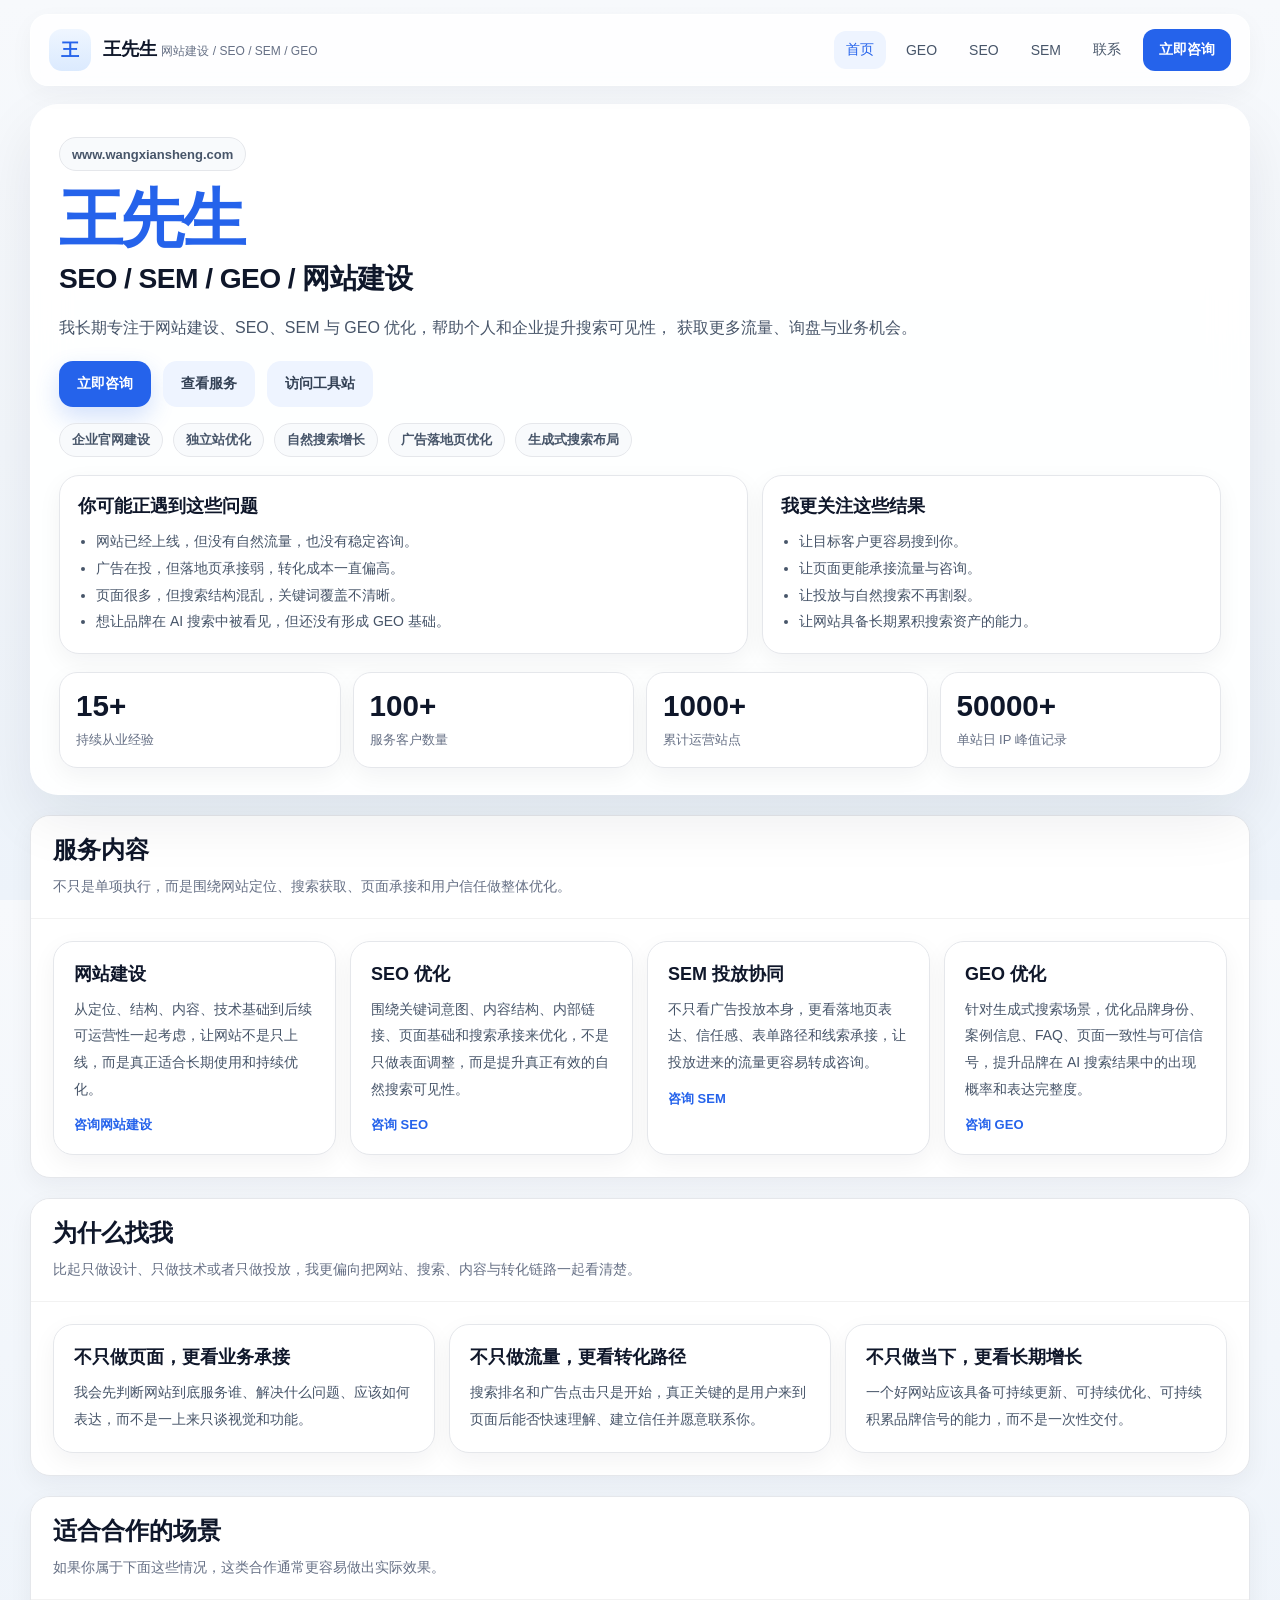
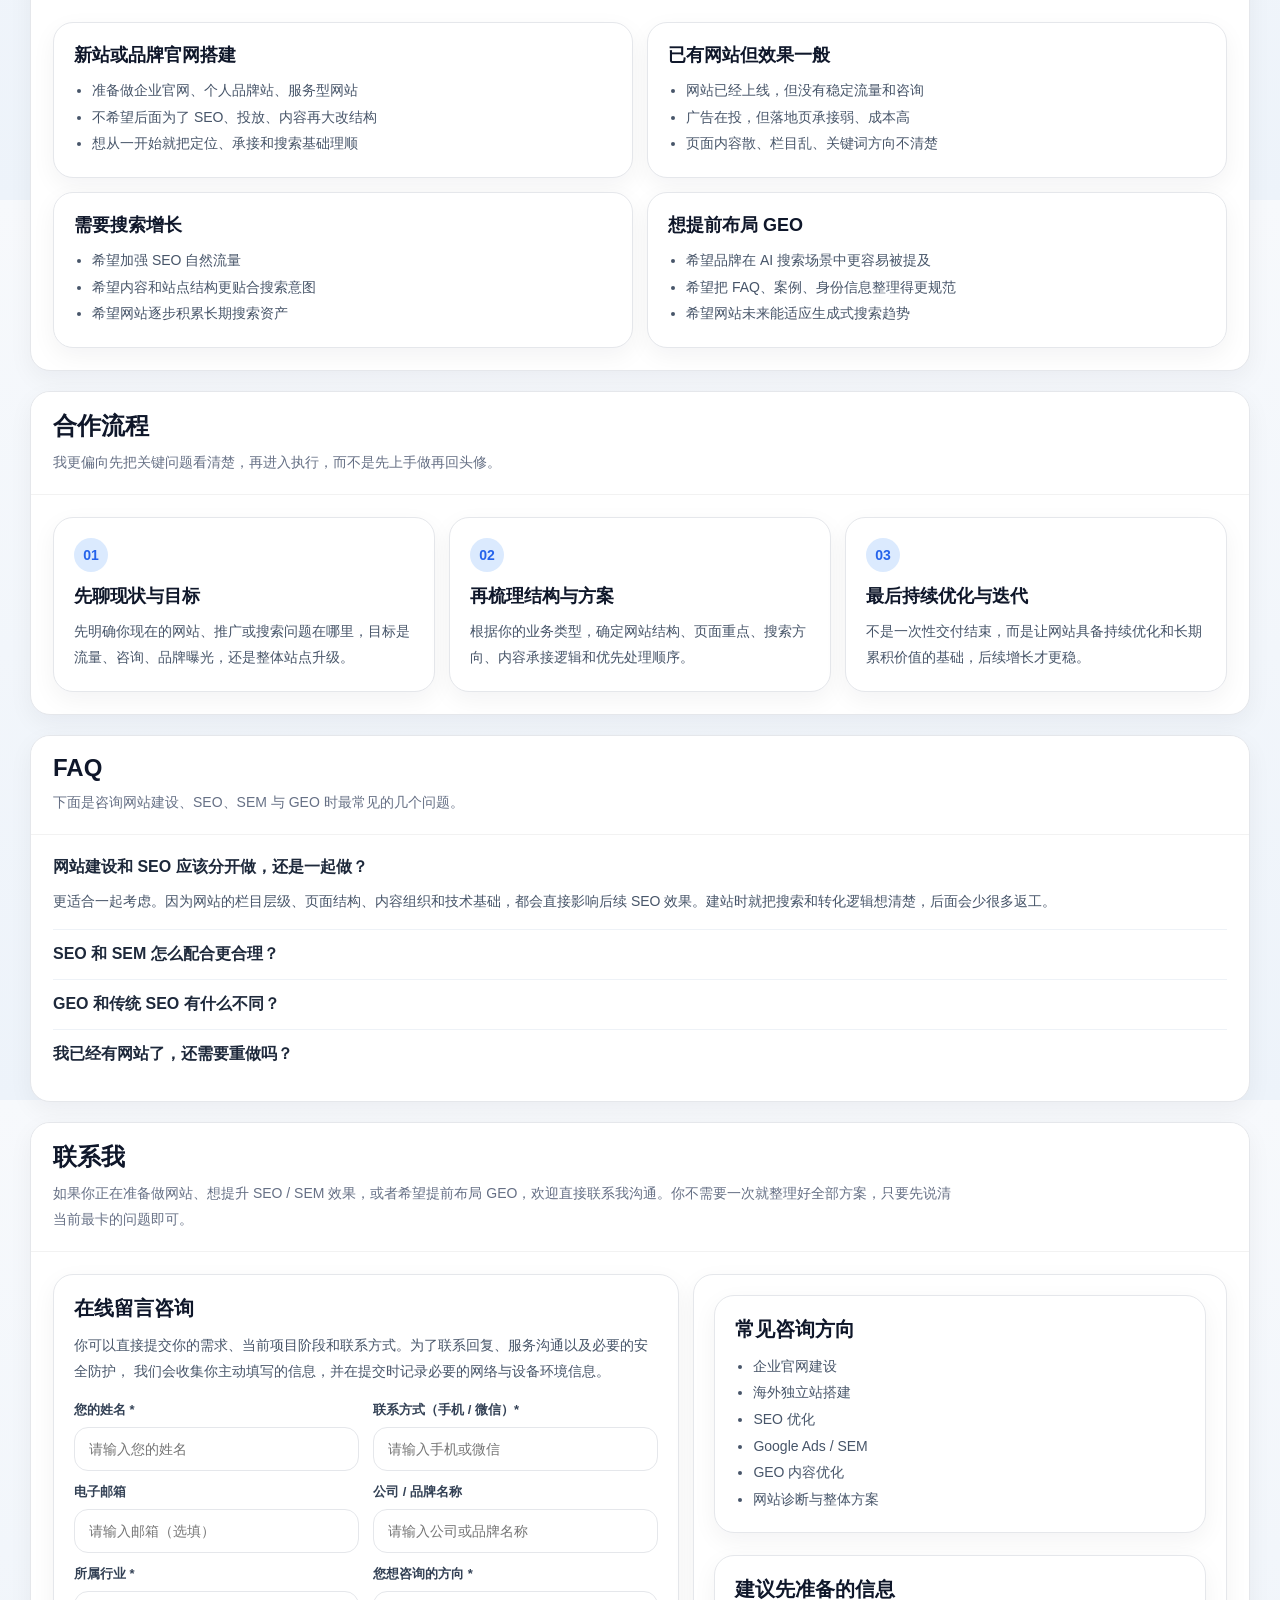
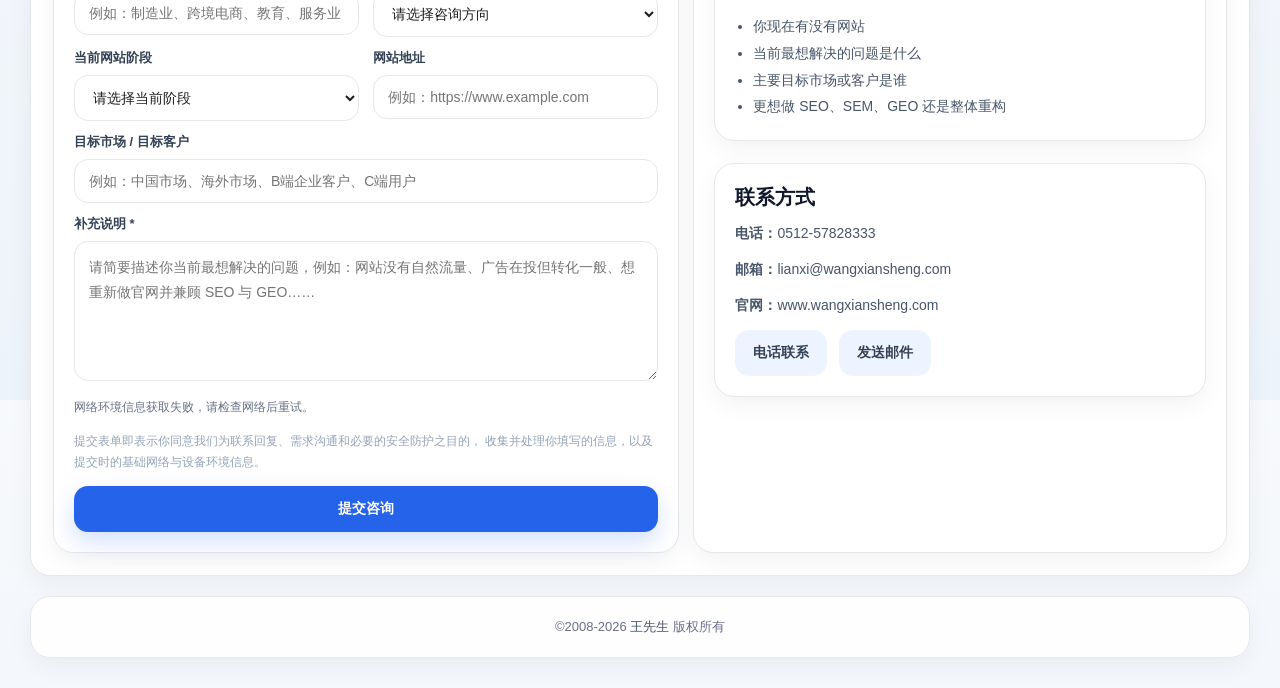
<file: index.html>
<!DOCTYPE html>
<html lang="zh-CN">
<head>
  <meta charset="UTF-8" />
  <meta name="viewport" content="width=device-width, initial-scale=1.0" />

  <title>王先生 - 网站建设 / SEO / SEM / GEO 优化</title>
  <meta name="description" content="王先生长期专注于网站建设、SEO、SEM 与 GEO 优化，帮助个人和企业提升搜索可见性，获取更多流量、询盘与业务机会。" />
  <meta name="keywords" content="王先生,网站建设,SEO,SEM,GEO,生成式搜索优化,搜索优化,企业官网建设,独立站优化" />
  <meta name="author" content="王先生" />
  <meta name="application-name" content="王先生" />
  <meta name="robots" content="index,follow,max-image-preview:large,max-snippet:-1,max-video-preview:-1" />
  <meta name="referrer" content="strict-origin-when-cross-origin" />
  <meta name="format-detection" content="telephone=no,email=no,address=no" />
  <meta name="theme-color" content="#2563eb" />
  <meta name="color-scheme" content="light" />

  <link rel="canonical" href="https://www.wangxiansheng.com/" />

  <meta property="og:type" content="website" />
  <meta property="og:locale" content="zh_CN" />
  <meta property="og:site_name" content="王先生" />
  <meta property="og:title" content="王先生 - 网站建设 / SEO / SEM / GEO 优化" />
  <meta property="og:description" content="王先生长期专注于网站建设、SEO、SEM 与 GEO 优化，帮助个人和企业提升搜索可见性，获取更多流量、询盘与业务机会。" />
  <meta property="og:url" content="https://www.wangxiansheng.com/" />

  <meta name="twitter:card" content="summary" />
  <meta name="twitter:title" content="王先生 - 网站建设 / SEO / SEM / GEO 优化" />
  <meta name="twitter:description" content="王先生长期专注于网站建设、SEO、SEM 与 GEO 优化，帮助个人和企业提升搜索可见性，获取更多流量、询盘与业务机会。" />

    <link rel="stylesheet" href="/static/style.css" />


  <script type="application/ld+json">
  {
    "@context": "https://schema.org",
    "@type": "WebSite",
    "name": "王先生",
    "url": "https://www.wangxiansheng.com/"
  }
  </script>

  <script type="application/ld+json">
  {
    "@context": "https://schema.org",
    "@type": "Person",
    "name": "王先生",
    "url": "https://www.wangxiansheng.com/",
    "email": "lianxi@wangxiansheng.com",
    "telephone": "0512-57828333",
    "jobTitle": "SEO / SEM / GEO / 网站建设顾问",
    "description": "长期从事网站建设、SEO、SEM 与 GEO 优化，帮助个人和企业提升搜索可见性、获取更多流量、询盘与业务机会。",
    "knowsAbout": [
      "网站建设",
      "SEO",
      "SEM",
      "GEO",
      "生成式搜索优化",
      "企业官网优化",
      "搜索流量增长",
      "落地页优化"
    ]
  }
  </script>

  <script type="application/ld+json">
  {
    "@context": "https://schema.org",
    "@type": "ProfessionalService",
    "name": "王先生",
    "url": "https://www.wangxiansheng.com/",
    "description": "专注网站建设、SEO、SEM 与 GEO 优化，帮助个人和企业提升搜索可见性、获取更多流量、询盘与业务机会。",
    "email": "lianxi@wangxiansheng.com",
    "telephone": "0512-57828333",
    "serviceType": [
      "网站建设",
      "SEO 优化",
      "SEM 投放",
      "GEO 优化"
    ],
    "areaServed": "中国"
  }
  </script>

  <script type="application/ld+json">
  {
    "@context": "https://schema.org",
    "@type": "FAQPage",
    "mainEntity": [
      {
        "@type": "Question",
        "name": "网站建设和 SEO 应该分开做，还是一起做？",
        "acceptedAnswer": {
          "@type": "Answer",
          "text": "更适合一起考虑。因为网站的栏目层级、页面结构、内容组织和技术基础，都会直接影响后续 SEO 效果。建站时就把搜索和转化逻辑想清楚，后面会少很多返工。"
        }
      },
      {
        "@type": "Question",
        "name": "SEO 和 SEM 怎么配合更合理？",
        "acceptedAnswer": {
          "@type": "Answer",
          "text": "SEO 更偏长期自然流量，SEM 更偏即时高意图获取。更稳的方式通常不是二选一，而是让 SEM 承接短期目标，同时用 SEO 建立长期内容和自然搜索基础。"
        }
      },
      {
        "@type": "Question",
        "name": "GEO 和传统 SEO 有什么不同？",
        "acceptedAnswer": {
          "@type": "Answer",
          "text": "GEO 更关注品牌在生成式搜索、AI 问答和新型检索场景中的可见性。除了页面优化本身，还更强调身份信息、案例证据、FAQ、内容一致性和可信度信号。"
        }
      }
    ]
  }
  </script>

  <script async src="https://pagead2.googlesyndication.com/pagead/js/adsbygoogle.js?client=ca-pub-5671870713337337"
     crossorigin="anonymous"></script>
</head>
<body class="page-home">
  <div class="page">
    <header class="topbar" aria-label="顶部导航">
  <div class="topbar-inner">
    <a class="brand" href="/">
      <span class="brand-mark">王</span>
      <span class="brand-info">
        <span class="brand-title">王先生</span>
        <span class="brand-sub">网站建设 / SEO / SEM / GEO</span>
      </span>
    </a>

    <div class="nav-wrap">
      <nav class="nav" aria-label="桌面导航">
        <a href="/" class="active">首页</a>
        <a href="/geo.html" class="">GEO</a>
        <a href="/seo.html" class="">SEO</a>
        <a href="/sem.html" class="">SEM</a>
        <a href="/lianxi.html" class="">联系</a>
      </nav>

      <a class="nav-cta" href="/lianxi.html">立即咨询</a>
      <button class="menu-toggle" id="menuToggle" type="button" aria-label="打开菜单" aria-expanded="false" aria-controls="mobileNav">☰</button>
    </div>
  </div>

  <div class="mobile-nav" id="mobileNav">
    <div class="mobile-nav-inner">
      <a href="/">首页</a>
      <a href="/geo.html">GEO</a>
      <a href="/seo.html">SEO</a>
      <a href="/sem.html">SEM</a>
      <a href="/lianxi.html">联系我</a>
      <a href="/lianxi.html">立即咨询</a>
    </div>
  </div>
</header>

    <main>
      <section class="hero">
        <div class="eyebrow">www.wangxiansheng.com</div>

        <h1 class="hero-title">王先生</h1>

        <h2 class="hero-services">SEO / SEM / GEO / 网站建设</h2>

        <p class="lead">
          我长期专注于网站建设、SEO、SEM 与 GEO 优化，帮助个人和企业提升搜索可见性，
          获取更多流量、询盘与业务机会。
        </p>

        <div class="hero-actions">
          <a class="btn btn-primary" href="#contact">立即咨询</a>
          <a class="btn btn-light" href="#services">查看服务</a>
          <a class="btn btn-light" href="https://gongju.wangxiansheng.com/" target="_blank" rel="noopener noreferrer">访问工具站</a>
        </div>

        <div class="hero-tags">
          <span class="tag">企业官网建设</span>
          <span class="tag">独立站优化</span>
          <span class="tag">自然搜索增长</span>
          <span class="tag">广告落地页优化</span>
          <span class="tag">生成式搜索布局</span>
        </div>

        <div class="hero-summary">
          <div class="hero-panel">
            <h3>你可能正遇到这些问题</h3>
            <ul>
              <li>网站已经上线，但没有自然流量，也没有稳定咨询。</li>
              <li>广告在投，但落地页承接弱，转化成本一直偏高。</li>
              <li>页面很多，但搜索结构混乱，关键词覆盖不清晰。</li>
              <li>想让品牌在 AI 搜索中被看见，但还没有形成 GEO 基础。</li>
            </ul>
          </div>

          <div class="hero-panel">
            <h3>我更关注这些结果</h3>
            <ul>
              <li>让目标客户更容易搜到你。</li>
              <li>让页面更能承接流量与咨询。</li>
              <li>让投放与自然搜索不再割裂。</li>
              <li>让网站具备长期累积搜索资产的能力。</li>
            </ul>
          </div>
        </div>

        <div class="metrics">
          <div class="metric">
            <div class="metric-num">15+</div>
            <div class="metric-text">持续从业经验</div>
          </div>
          <div class="metric">
            <div class="metric-num">100+</div>
            <div class="metric-text">服务客户数量</div>
          </div>
          <div class="metric">
            <div class="metric-num">1000+</div>
            <div class="metric-text">累计运营站点</div>
          </div>
          <div class="metric">
            <div class="metric-num">50000+</div>
            <div class="metric-text">单站日 IP 峰值记录</div>
          </div>
        </div>
      </section>

      <section class="section" id="services">
        <div class="card">
          <div class="section-head">
            <h2>服务内容</h2>
            <p>不只是单项执行，而是围绕网站定位、搜索获取、页面承接和用户信任做整体优化。</p>
          </div>
          <div class="section-body">
            <div class="grid-4">
              <article class="mini-card">
                <h3>网站建设</h3>
                <p>从定位、结构、内容、技术基础到后续可运营性一起考虑，让网站不是只上线，而是真正适合长期使用和持续优化。</p>
                <a class="more" href="#contact">咨询网站建设</a>
              </article>

              <article class="mini-card">
                <h3>SEO 优化</h3>
                <p>围绕关键词意图、内容结构、内部链接、页面基础和搜索承接来优化，不是只做表面调整，而是提升真正有效的自然搜索可见性。</p>
                <a class="more" href="#contact">咨询 SEO</a>
              </article>

              <article class="mini-card">
                <h3>SEM 投放协同</h3>
                <p>不只看广告投放本身，更看落地页表达、信任感、表单路径和线索承接，让投放进来的流量更容易转成咨询。</p>
                <a class="more" href="#contact">咨询 SEM</a>
              </article>

              <article class="mini-card">
                <h3>GEO 优化</h3>
                <p>针对生成式搜索场景，优化品牌身份、案例信息、FAQ、页面一致性与可信信号，提升品牌在 AI 搜索结果中的出现概率和表达完整度。</p>
                <a class="more" href="#contact">咨询 GEO</a>
              </article>
            </div>
          </div>
        </div>
      </section>

      <section class="section" id="advantage">
        <div class="card">
          <div class="section-head">
            <h2>为什么找我</h2>
            <p>比起只做设计、只做技术或者只做投放，我更偏向把网站、搜索、内容与转化链路一起看清楚。</p>
          </div>
          <div class="section-body">
            <div class="grid-3">
              <div class="mini-card">
                <h3>不只做页面，更看业务承接</h3>
                <p>我会先判断网站到底服务谁、解决什么问题、应该如何表达，而不是一上来只谈视觉和功能。</p>
              </div>

              <div class="mini-card">
                <h3>不只做流量，更看转化路径</h3>
                <p>搜索排名和广告点击只是开始，真正关键的是用户来到页面后能否快速理解、建立信任并愿意联系你。</p>
              </div>

              <div class="mini-card">
                <h3>不只做当下，更看长期增长</h3>
                <p>一个好网站应该具备可持续更新、可持续优化、可持续积累品牌信号的能力，而不是一次性交付。</p>
              </div>
            </div>
          </div>
        </div>
      </section>

      <section class="section" id="scene">
        <div class="card">
          <div class="section-head">
            <h2>适合合作的场景</h2>
            <p>如果你属于下面这些情况，这类合作通常更容易做出实际效果。</p>
          </div>
          <div class="section-body">
            <div class="grid-2">
              <div class="mini-card">
                <h3>新站或品牌官网搭建</h3>
                <ul>
                  <li>准备做企业官网、个人品牌站、服务型网站</li>
                  <li>不希望后面为了 SEO、投放、内容再大改结构</li>
                  <li>想从一开始就把定位、承接和搜索基础理顺</li>
                </ul>
              </div>

              <div class="mini-card">
                <h3>已有网站但效果一般</h3>
                <ul>
                  <li>网站已经上线，但没有稳定流量和咨询</li>
                  <li>广告在投，但落地页承接弱、成本高</li>
                  <li>页面内容散、栏目乱、关键词方向不清楚</li>
                </ul>
              </div>

              <div class="mini-card">
                <h3>需要搜索增长</h3>
                <ul>
                  <li>希望加强 SEO 自然流量</li>
                  <li>希望内容和站点结构更贴合搜索意图</li>
                  <li>希望网站逐步积累长期搜索资产</li>
                </ul>
              </div>

              <div class="mini-card">
                <h3>想提前布局 GEO</h3>
                <ul>
                  <li>希望品牌在 AI 搜索场景中更容易被提及</li>
                  <li>希望把 FAQ、案例、身份信息整理得更规范</li>
                  <li>希望网站未来能适应生成式搜索趋势</li>
                </ul>
              </div>
            </div>
          </div>
        </div>
      </section>

      <section class="section" id="process">
        <div class="card">
          <div class="section-head">
            <h2>合作流程</h2>
            <p>我更偏向先把关键问题看清楚，再进入执行，而不是先上手做再回头修。</p>
          </div>
          <div class="section-body">
            <div class="process-grid">
              <div class="mini-card">
                <div class="step-no">01</div>
                <h3>先聊现状与目标</h3>
                <p>先明确你现在的网站、推广或搜索问题在哪里，目标是流量、咨询、品牌曝光，还是整体站点升级。</p>
              </div>

              <div class="mini-card">
                <div class="step-no">02</div>
                <h3>再梳理结构与方案</h3>
                <p>根据你的业务类型，确定网站结构、页面重点、搜索方向、内容承接逻辑和优先处理顺序。</p>
              </div>

              <div class="mini-card">
                <div class="step-no">03</div>
                <h3>最后持续优化与迭代</h3>
                <p>不是一次性交付结束，而是让网站具备持续优化和长期累积价值的基础，后续增长才更稳。</p>
              </div>
            </div>
          </div>
        </div>
      </section>

      <section class="section" id="faq">
        <div class="card">
          <div class="section-head">
            <h2>FAQ</h2>
            <p>下面是咨询网站建设、SEO、SEM 与 GEO 时最常见的几个问题。</p>
          </div>
          <div class="section-body faq">
            <details open>
              <summary>网站建设和 SEO 应该分开做，还是一起做？</summary>
              <div class="answer">
                更适合一起考虑。因为网站的栏目层级、页面结构、内容组织和技术基础，都会直接影响后续 SEO 效果。建站时就把搜索和转化逻辑想清楚，后面会少很多返工。
              </div>
            </details>

            <details>
              <summary>SEO 和 SEM 怎么配合更合理？</summary>
              <div class="answer">
                SEO 更偏长期自然流量，SEM 更偏即时高意图获取。更稳的方式通常不是二选一，而是让 SEM 承接短期目标，同时用 SEO 建立长期内容和自然搜索基础。
              </div>
            </details>

            <details>
              <summary>GEO 和传统 SEO 有什么不同？</summary>
              <div class="answer">
                GEO 更关注品牌在生成式搜索、AI 问答和新型检索场景中的可见性。除了页面优化本身，还更强调身份信息、案例证据、FAQ、内容一致性和可信度信号。
              </div>
            </details>

            <details>
              <summary>我已经有网站了，还需要重做吗？</summary>
              <div class="answer">
                不一定。很多项目不需要完全重做，而是先判断问题是在定位、结构、内容、搜索基础，还是在落地页承接与转化路径，再决定局部优化还是整体升级。
              </div>
            </details>
          </div>
        </div>
      </section>

      <section class="section" id="contact">
        <div class="card">
          <div class="section-head">
            <h2>联系我</h2>
            <p>如果你正在准备做网站、想提升 SEO / SEM 效果，或者希望提前布局 GEO，欢迎直接联系我沟通。你不需要一次就整理好全部方案，只要先说清当前最卡的问题即可。</p>
          </div>

          <div class="section-body">
            <div class="contact-layout">
              <div class="contact-main">
                <h3>在线留言咨询</h3>
                <p>
                  你可以直接提交你的需求、当前项目阶段和联系方式。为了联系回复、服务沟通以及必要的安全防护，
                  我们会收集你主动填写的信息，并在提交时记录必要的网络与设备环境信息。
                </p>

                <form id="bizForm" class="contact-form" novalidate>
                  <div class="field-grid-2">
                    <div class="field">
                      <label for="name">您的姓名 *</label>
                      <input id="name" name="name" class="input" type="text" placeholder="请输入您的姓名" required />
                    </div>

                    <div class="field">
                      <label for="contactInfo">联系方式（手机 / 微信）*</label>
                      <input id="contactInfo" name="contactInfo" class="input" type="text" placeholder="请输入手机或微信" required />
                    </div>
                  </div>

                  <div class="field-grid-2">
                    <div class="field">
                      <label for="email">电子邮箱</label>
                      <input id="email" name="email" class="input" type="email" placeholder="请输入邮箱（选填）" />
                    </div>

                    <div class="field">
                      <label for="company">公司 / 品牌名称</label>
                      <input id="company" name="company" class="input" type="text" placeholder="请输入公司或品牌名称" />
                    </div>
                  </div>

                  <div class="field-grid-2">
                    <div class="field">
                      <label for="industry">所属行业 *</label>
                      <input id="industry" name="industry" class="input" type="text" placeholder="例如：制造业、跨境电商、教育、服务业" required />
                    </div>

                    <div class="field">
                      <label for="subject">您想咨询的方向 *</label>
                      <select id="subject" name="subject" class="select" required>
                        <option value="">请选择咨询方向</option>
                        <option value="企业官网建设">企业官网建设</option>
                        <option value="海外独立站搭建">海外独立站搭建</option>
                        <option value="SEO 优化">SEO 优化</option>
                        <option value="Google Ads / SEM">Google Ads / SEM</option>
                        <option value="GEO 内容优化">GEO 内容优化</option>
                        <option value="服务器 / 网站部署">服务器 / 网站部署</option>
                        <option value="网站诊断与整体方案">网站诊断与整体方案</option>
                        <option value="其他">其他</option>
                      </select>
                    </div>
                  </div>

                  <div class="field-grid-2">
                    <div class="field">
                      <label for="siteStage">当前网站阶段</label>
                      <select id="siteStage" name="siteStage" class="select">
                        <option value="">请选择当前阶段</option>
                        <option value="还没有网站">还没有网站</option>
                        <option value="已有官网，准备优化">已有官网，准备优化</option>
                        <option value="已有独立站，流量较少">已有独立站，流量较少</option>
                        <option value="正在投放广告，转化一般">正在投放广告，转化一般</option>
                        <option value="已有内容基础，想做 SEO / GEO">已有内容基础，想做 SEO / GEO</option>
                        <option value="项目正在规划中">项目正在规划中</option>
                      </select>
                    </div>

                    <div class="field">
                      <label for="website">网站地址</label>
                      <input id="website" name="website" class="input" type="url" placeholder="例如：https://www.example.com" />
                    </div>
                  </div>

                  <div class="field">
                    <label for="market">目标市场 / 目标客户</label>
                    <input id="market" name="market" class="input" type="text" placeholder="例如：中国市场、海外市场、B端企业客户、C端用户" />
                  </div>

                  <div class="field">
                    <label for="message">补充说明 *</label>
                    <textarea id="message" name="message" class="textarea" placeholder="请简要描述你当前最想解决的问题，例如：网站没有自然流量、广告在投但转化一般、想重新做官网并兼顾 SEO 与 GEO……" required></textarea>
                  </div>

                  <div id="ipStatus" class="ip-status">正在获取网络环境信息...</div>

                  <div class="form-note">
                    提交表单即表示你同意我们为联系回复、需求沟通和必要的安全防护之目的，
                    收集并处理你填写的信息，以及提交时的基础网络与设备环境信息。
                  </div>

                  <button type="submit" class="btn btn-primary" id="submitBtn">提交咨询</button>
                  <div id="result" class="result" aria-live="polite"></div>
                </form>
              </div>

              <div class="contact-side">
                <div class="mini-card">
                  <h3>常见咨询方向</h3>
                  <ul>
                    <li>企业官网建设</li>
                    <li>海外独立站搭建</li>
                    <li>SEO 优化</li>
                    <li>Google Ads / SEM</li>
                    <li>GEO 内容优化</li>
                    <li>网站诊断与整体方案</li>
                  </ul>
                </div>

                <div class="mini-card mt-14">
                  <h3>建议先准备的信息</h3>
                  <ul>
                    <li>你现在有没有网站</li>
                    <li>当前最想解决的问题是什么</li>
                    <li>主要目标市场或客户是谁</li>
                    <li>更想做 SEO、SEM、GEO 还是整体重构</li>
                  </ul>
                </div>

                <div class="mini-card mt-14">
                  <h3>联系方式</h3>
                  <div class="contact-meta">
                    <div class="contact-meta-item"><strong>电话：</strong><a href="tel:051257828333">0512-57828333</a></div>
                    <div class="contact-meta-item"><strong>邮箱：</strong><a href="mailto:lianxi@wangxiansheng.com">lianxi@wangxiansheng.com</a></div>
                    <div class="contact-meta-item"><strong>官网：</strong><a href="https://www.wangxiansheng.com/">www.wangxiansheng.com</a></div>
                  </div>

                  <div class="contact-links">
                    <a class="btn btn-light" href="tel:051257828333">电话联系</a>
                    <a class="btn btn-light" href="mailto:lianxi@wangxiansheng.com">发送邮件</a>
                  </div>
                </div>
              </div>
            </div>
          </div>
        </div>
      </section>
    </main>

    <footer class="footer">
      ©2008-<span id="year"></span> <a href="https://www.wangxiansheng.com/">王先生</a> 版权所有
    </footer>
  </div>

  <script>
    document.getElementById("year").textContent = new Date().getFullYear();

    const menuToggle = document.getElementById("menuToggle");
    const mobileNav = document.getElementById("mobileNav");

    menuToggle.addEventListener("click", function () {
      const expanded = menuToggle.getAttribute("aria-expanded") === "true";
      menuToggle.setAttribute("aria-expanded", String(!expanded));
      mobileNav.classList.toggle("show");
      menuToggle.textContent = expanded ? "☰" : "✕";
    });

    mobileNav.querySelectorAll("a").forEach(function (link) {
      link.addEventListener("click", function () {
        mobileNav.classList.remove("show");
        menuToggle.setAttribute("aria-expanded", "false");
        menuToggle.textContent = "☰";
      });
    });

    const API_URL = "https://lianxi.wangxiansheng.com/hezuo.php";
    let currentIp = "";

    const form = document.getElementById("bizForm");
    const submitBtn = document.getElementById("submitBtn");
    const resultBox = document.getElementById("result");
    const ipStatus = document.getElementById("ipStatus");

    function showResult(message, ok) {
      resultBox.style.display = "block";
      resultBox.className = "result " + (ok ? "ok" : "err");
      resultBox.textContent = message;
    }

    async function getPublicIP() {
      const endpoints = [
        "https://api64.ipify.org?format=json",
        "https://api.ipify.org?format=json"
      ];

      for (const url of endpoints) {
        try {
          const res = await fetch(url, {
            method: "GET",
            cache: "no-store"
          });
          const data = await res.json();
          if (data && data.ip) {
            return data.ip;
          }
        } catch (e) {}
      }

      throw new Error("公网 IP 获取失败");
    }

    function getBrowserInfo() {
      const nav = window.navigator || {};
      const scr = window.screen || {};
      const tz = Intl.DateTimeFormat().resolvedOptions().timeZone || "";
      const connection = nav.connection || nav.mozConnection || nav.webkitConnection || null;

      return {
        user_agent: nav.userAgent || "",
        language: nav.language || "",
        languages: Array.isArray(nav.languages) ? nav.languages.join(", ") : "",
        platform: nav.platform || "",
        cookie_enabled: typeof nav.cookieEnabled === "boolean" ? nav.cookieEnabled : "",
        do_not_track: nav.doNotTrack || window.doNotTrack || "",
        hardware_concurrency: nav.hardwareConcurrency || "",
        device_memory: nav.deviceMemory || "",
        max_touch_points: nav.maxTouchPoints || "",
        screen_width: scr.width || "",
        screen_height: scr.height || "",
        color_depth: scr.colorDepth || "",
        pixel_ratio: window.devicePixelRatio || "",
        viewport_width: window.innerWidth || "",
        viewport_height: window.innerHeight || "",
        timezone: tz,
        referrer: document.referrer || "",
        page_url: window.location.href,
        page_path: window.location.pathname,
        hostname: window.location.hostname,
        online: typeof nav.onLine === "boolean" ? nav.onLine : "",
        connection_type: connection && connection.effectiveType ? connection.effectiveType : "",
        timestamp: new Date().toISOString()
      };
    }

    async function initIP() {
      ipStatus.textContent = "正在获取网络环境信息...";
      try {
        currentIp = await getPublicIP();
        ipStatus.textContent = "网络环境校验完成，可正常提交表单。";
      } catch (err) {
        currentIp = "";
        ipStatus.textContent = "网络环境信息获取失败，请检查网络后重试。";
      }
    }

    form.addEventListener("submit", async function (e) {
      e.preventDefault();

      if (!currentIp) {
        showResult("网络环境信息尚未获取成功，暂时不能提交。", false);
        return;
      }

      const payload = {
        name: document.getElementById("name").value.trim(),
        contactInfo: document.getElementById("contactInfo").value.trim(),
        email: document.getElementById("email").value.trim(),
        company: document.getElementById("company").value.trim(),
        industry: document.getElementById("industry").value.trim(),
        subject: document.getElementById("subject").value.trim(),
        siteStage: document.getElementById("siteStage").value.trim(),
        website: document.getElementById("website").value.trim(),
        market: document.getElementById("market").value.trim(),
        message: document.getElementById("message").value.trim(),
        client_ip: currentIp,
        user_agent: navigator.userAgent || "",
        browser_info: JSON.stringify(getBrowserInfo())
      };

      if (!payload.name || !payload.contactInfo || !payload.industry || !payload.subject || !payload.message) {
        showResult("请填写所有必填字段。", false);
        return;
      }

      submitBtn.disabled = true;
      submitBtn.textContent = "提交中...";

      try {
        const res = await fetch(API_URL, {
          method: "POST",
          headers: {
            "Content-Type": "application/json"
          },
          body: JSON.stringify(payload)
        });

        const text = await res.text();
        let data;

        try {
          data = JSON.parse(text);
        } catch (e) {
          showResult("提交失败，请稍后重试。", false);
          return;
        }

        if (res.ok && data.success === true) {
          showResult(data.message || "提交成功，我们会尽快与您联系。", true);
          form.reset();
        } else {
          showResult(data.message || "提交失败，请稍后再试。", false);
        }
      } catch (err) {
        showResult("请求失败：" + err.message, false);
      } finally {
        submitBtn.disabled = false;
        submitBtn.textContent = "提交咨询";
      }
    });

    initIP();
  </script>
</body>
</html>
</file>
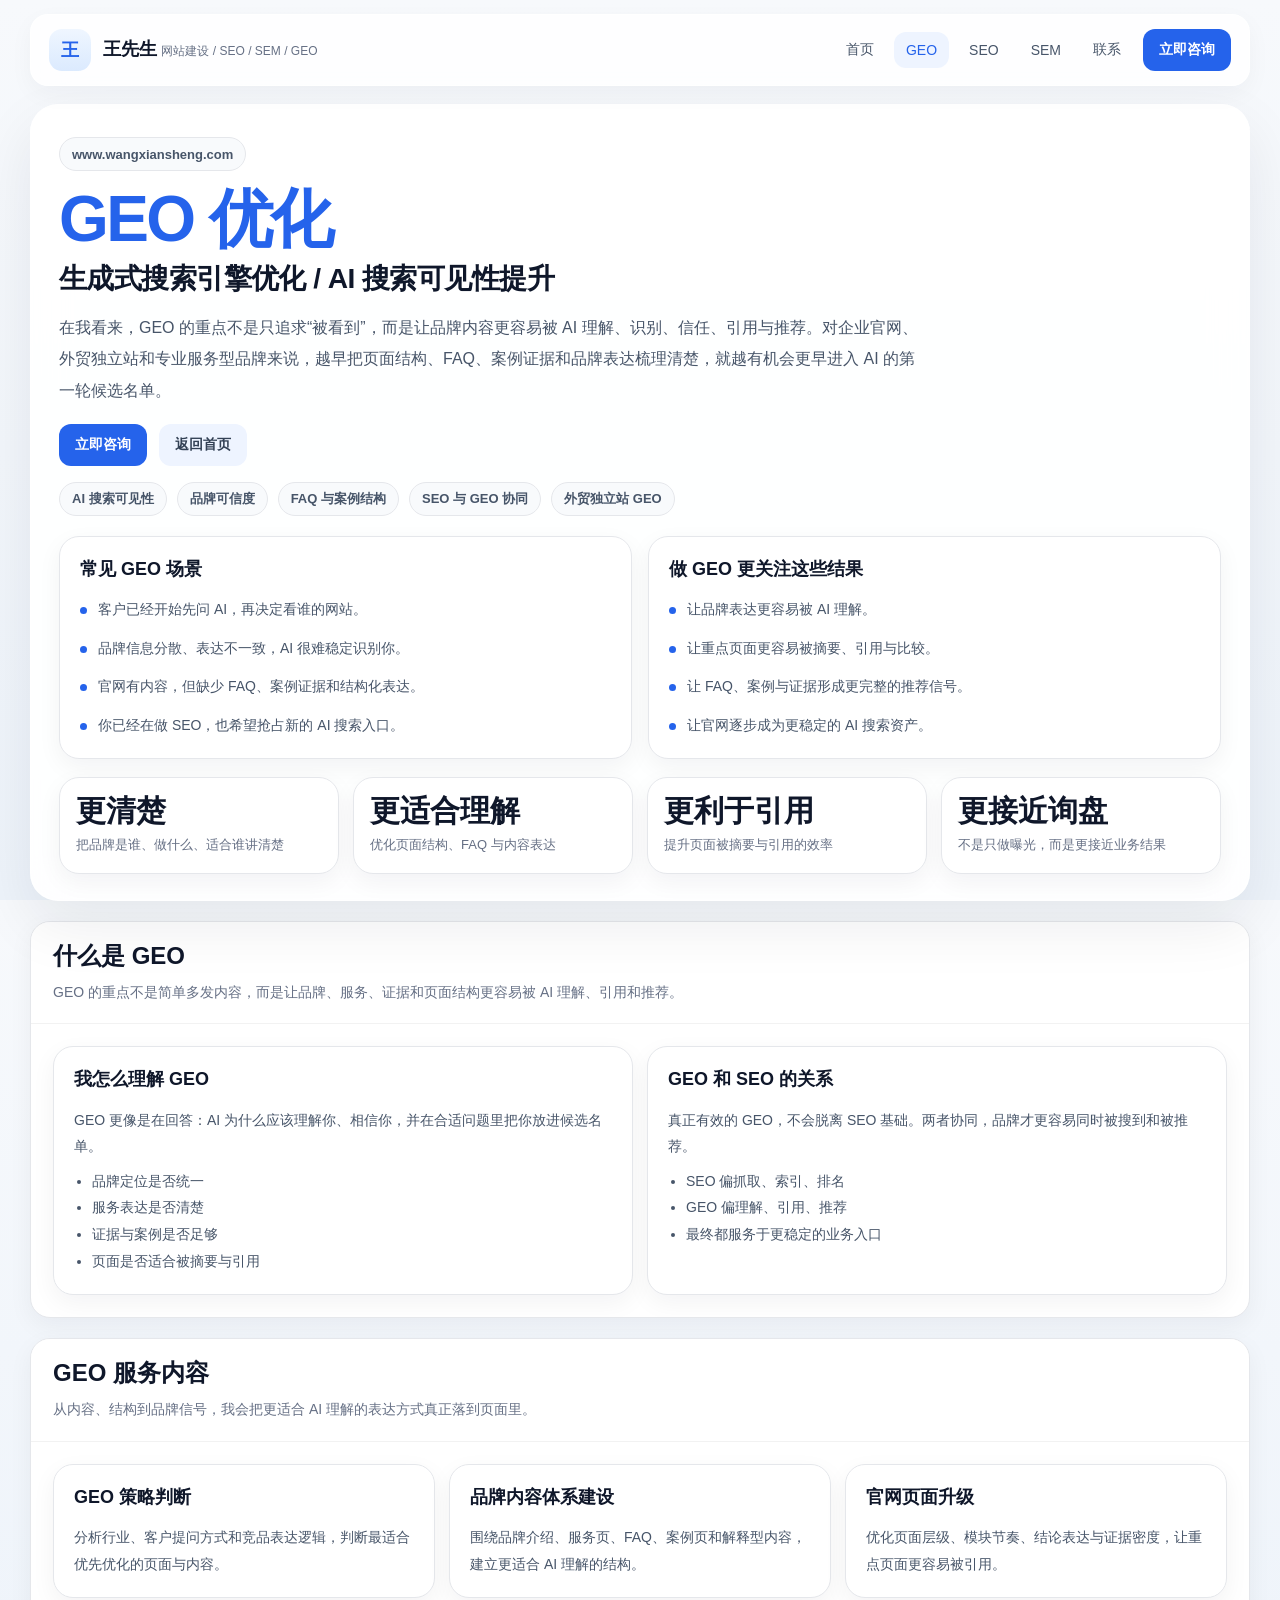
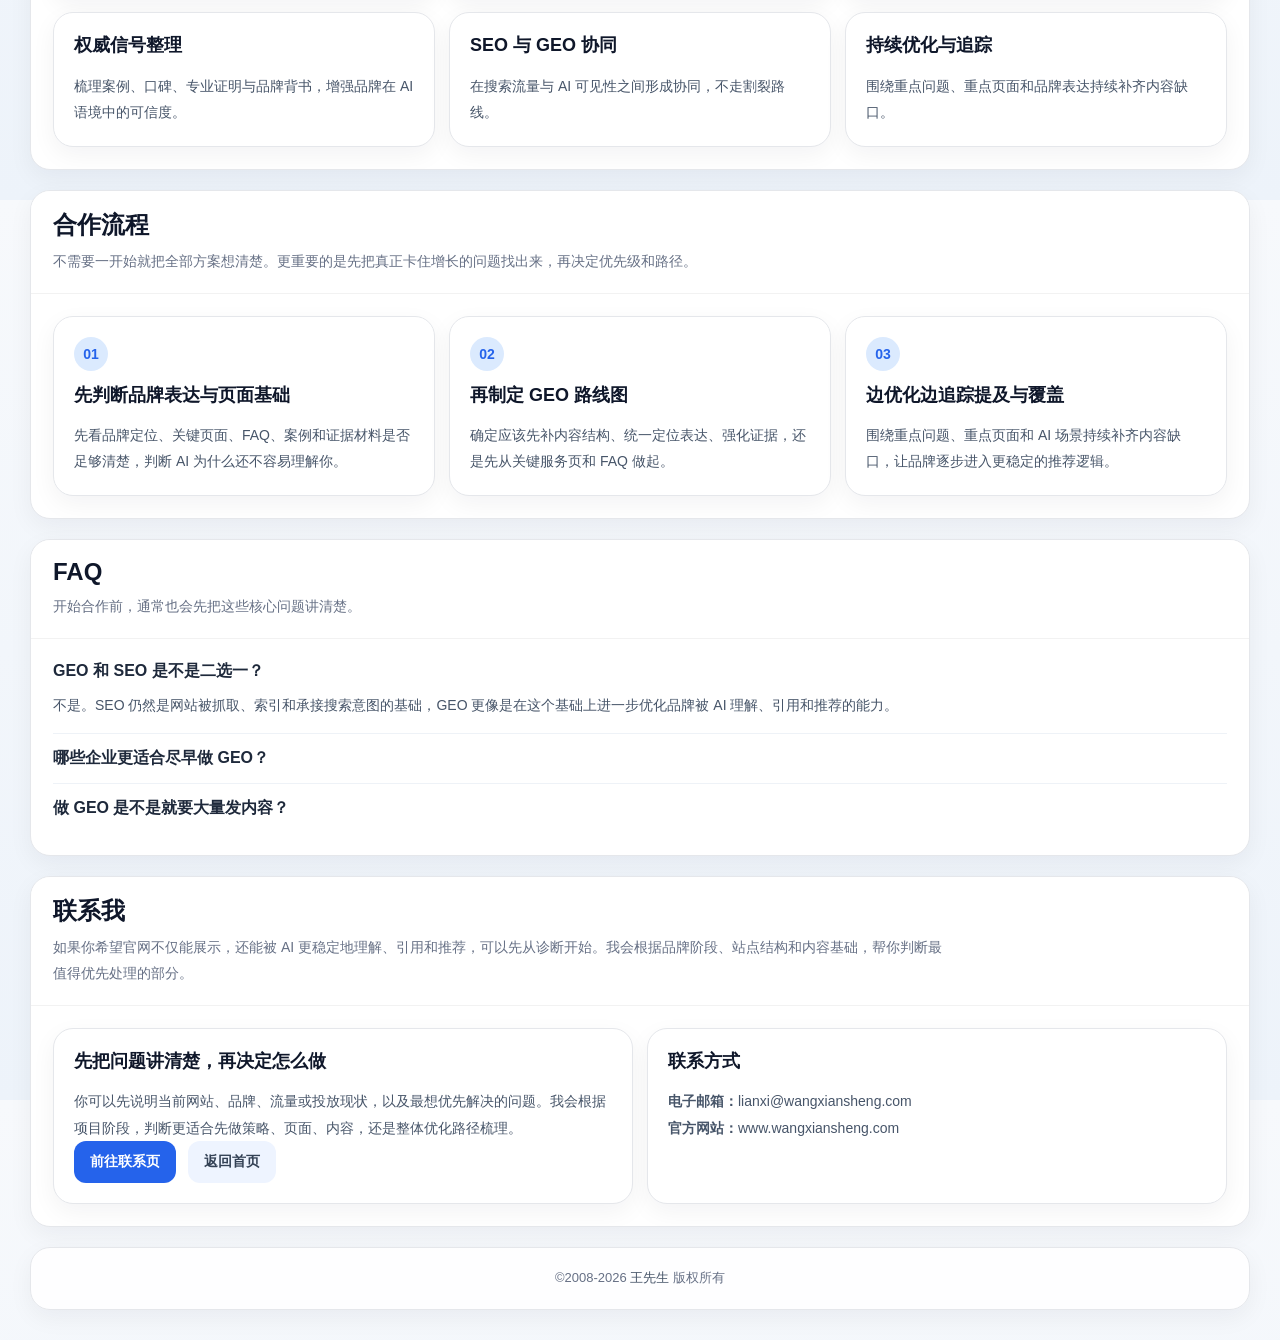
<file: geo.html>
<!DOCTYPE html>
<html lang="zh-CN">
<head>
<meta charset="UTF-8" />
<meta name="viewport" content="width=device-width, initial-scale=1.0" />
<title>GEO 优化 - 王先生 | 生成式搜索引擎优化</title>
<meta name="description" content="王先生提供 GEO 优化服务，帮助企业官网、外贸独立站与专业服务型品牌提升在 AI 搜索与生成式问答场景中的可理解性、可引用性与可推荐性。" />
<meta name="keywords" content="王先生,GEO 优化,生成式搜索引擎优化 / AI 搜索可见性提升,www.wangxiansheng.com" />
<meta name="author" content="王先生" />
<meta name="robots" content="index,follow,max-image-preview:large,max-snippet:-1,max-video-preview:-1" />
<meta name="theme-color" content="#2563eb" />
<link rel="canonical" href="https://www.wangxiansheng.com/geo.html" />
  <link rel="stylesheet" href="/static/style.css" />

<script type="application/ld+json">{"@context":"https://schema.org","@type":"WebPage","name":"GEO 优化 - 王先生 | 生成式搜索引擎优化","url":"https://www.wangxiansheng.com/geo.html","description":"王先生提供 GEO 优化服务，帮助企业官网、外贸独立站与专业服务型品牌提升在 AI 搜索与生成式问答场景中的可理解性、可引用性与可推荐性。"}</script>
<script type="application/ld+json">{"@context":"https://schema.org","@type":"FAQPage","mainEntity":[{"@type":"Question","name":"GEO 和 SEO 是不是二选一？","acceptedAnswer":{"@type":"Answer","text":"不是。SEO 仍然是网站被抓取、索引和承接搜索意图的基础，GEO 更像是在这个基础上进一步优化品牌被 AI 理解、引用和推荐的能力。"}},
{"@type":"Question","name":"哪些企业更适合尽早做 GEO？","acceptedAnswer":{"@type":"Answer","text":"越是解释成本高、需要专业信任、依赖品牌筛选的行业，越适合尽早布局 GEO，比如企业官网、外贸独立站、B2B 品牌和专业服务型品牌。"}},
{"@type":"Question","name":"做 GEO 是不是就要大量发内容？","acceptedAnswer":{"@type":"Answer","text":"不一定。更关键的是内容是否结构清楚、定义明确、证据充足、页面之间能否互相支持，而不是单纯追求内容数量。"}}]}</script>
</head>
<body class="page-geo">
<div class="page">
<header class="topbar" aria-label="顶部导航">
  <div class="topbar-inner">
    <a class="brand" href="/">
      <span class="brand-mark">王</span>
      <span class="brand-info">
        <span class="brand-title">王先生</span>
        <span class="brand-sub">网站建设 / SEO / SEM / GEO</span>
      </span>
    </a>

    <div class="nav-wrap">
      <nav class="nav" aria-label="桌面导航">
        <a href="/" class="">首页</a>
        <a href="/geo.html" class="active">GEO</a>
        <a href="/seo.html" class="">SEO</a>
        <a href="/sem.html" class="">SEM</a>
        <a href="/lianxi.html" class="">联系</a>
      </nav>

      <a class="nav-cta" href="/lianxi.html">立即咨询</a>
      <button class="menu-toggle" id="menuToggle" type="button" aria-label="打开菜单" aria-expanded="false" aria-controls="mobileNav">☰</button>
    </div>
  </div>

  <div class="mobile-nav" id="mobileNav">
    <div class="mobile-nav-inner">
      <a href="/">首页</a>
      <a href="/geo.html">GEO</a>
      <a href="/seo.html">SEO</a>
      <a href="/sem.html">SEM</a>
      <a href="/lianxi.html">联系我</a>
      <a href="/lianxi.html">立即咨询</a>
    </div>
  </div>
</header>

<main>
<section class="hero">
  <div class="eyebrow">www.wangxiansheng.com</div>
  <h1>GEO 优化</h1>
  <h2>生成式搜索引擎优化 / AI 搜索可见性提升</h2>
  <p class="lead">在我看来，GEO 的重点不是只追求“被看到”，而是让品牌内容更容易被 AI 理解、识别、信任、引用与推荐。对企业官网、外贸独立站和专业服务型品牌来说，越早把页面结构、FAQ、案例证据和品牌表达梳理清楚，就越有机会更早进入 AI 的第一轮候选名单。</p>
  <div class="hero-actions">
    <a class="btn-primary" href="/lianxi.html">立即咨询</a>
    <a class="btn-light" href="https://www.wangxiansheng.com/">返回首页</a>
  </div>
  <div class="tags"><span class="tag">AI 搜索可见性</span><span class="tag">品牌可信度</span><span class="tag">FAQ 与案例结构</span><span class="tag">SEO 与 GEO 协同</span><span class="tag">外贸独立站 GEO</span></div>
  <div class="hero-summary">
    <div class="summary-card">
      <h3>常见 GEO 场景</h3>
      <ul class="summary-list"><li>客户已经开始先问 AI，再决定看谁的网站。</li><li>品牌信息分散、表达不一致，AI 很难稳定识别你。</li><li>官网有内容，但缺少 FAQ、案例证据和结构化表达。</li><li>你已经在做 SEO，也希望抢占新的 AI 搜索入口。</li></ul>
    </div>
    <div class="summary-card">
      <h3>做 GEO 更关注这些结果</h3>
      <ul class="summary-list"><li>让品牌表达更容易被 AI 理解。</li><li>让重点页面更容易被摘要、引用与比较。</li><li>让 FAQ、案例与证据形成更完整的推荐信号。</li><li>让官网逐步成为更稳定的 AI 搜索资产。</li></ul>
    </div>
  </div>
  <div class="metrics"><div class="metric"><div class="metric-num">更清楚</div><div class="metric-text">把品牌是谁、做什么、适合谁讲清楚</div></div><div class="metric"><div class="metric-num">更适合理解</div><div class="metric-text">优化页面结构、FAQ 与内容表达</div></div><div class="metric"><div class="metric-num">更利于引用</div><div class="metric-text">提升页面被摘要与引用的效率</div></div><div class="metric"><div class="metric-num">更接近询盘</div><div class="metric-text">不是只做曝光，而是更接近业务结果</div></div></div>
</section>

<section class="section" id="what-is-geo"><div class="card"><div class="section-head"><h2>什么是 GEO</h2><p>GEO 的重点不是简单多发内容，而是让品牌、服务、证据和页面结构更容易被 AI 理解、引用和推荐。</p></div><div class="section-body"><div class="grid-2"><article class="mini-card"><h3>我怎么理解 GEO</h3><p>GEO 更像是在回答：AI 为什么应该理解你、相信你，并在合适问题里把你放进候选名单。</p><ul><li>品牌定位是否统一</li><li>服务表达是否清楚</li><li>证据与案例是否足够</li><li>页面是否适合被摘要与引用</li></ul></article><article class="mini-card"><h3>GEO 和 SEO 的关系</h3><p>真正有效的 GEO，不会脱离 SEO 基础。两者协同，品牌才更容易同时被搜到和被推荐。</p><ul><li>SEO 偏抓取、索引、排名</li><li>GEO 偏理解、引用、推荐</li><li>最终都服务于更稳定的业务入口</li></ul></article></div></div></div></section><section class="section" id="geo-services"><div class="card"><div class="section-head"><h2>GEO 服务内容</h2><p>从内容、结构到品牌信号，我会把更适合 AI 理解的表达方式真正落到页面里。</p></div><div class="section-body"><div class="grid-3"><article class="mini-card"><h3>GEO 策略判断</h3><p>分析行业、客户提问方式和竞品表达逻辑，判断最适合优先优化的页面与内容。</p></article><article class="mini-card"><h3>品牌内容体系建设</h3><p>围绕品牌介绍、服务页、FAQ、案例页和解释型内容，建立更适合 AI 理解的结构。</p></article><article class="mini-card"><h3>官网页面升级</h3><p>优化页面层级、模块节奏、结论表达与证据密度，让重点页面更容易被引用。</p></article><article class="mini-card"><h3>权威信号整理</h3><p>梳理案例、口碑、专业证明与品牌背书，增强品牌在 AI 语境中的可信度。</p></article><article class="mini-card"><h3>SEO 与 GEO 协同</h3><p>在搜索流量与 AI 可见性之间形成协同，不走割裂路线。</p></article><article class="mini-card"><h3>持续优化与追踪</h3><p>围绕重点问题、重点页面和品牌表达持续补齐内容缺口。</p></article></div></div></div></section>

<section class="section" id="process">
  <div class="card">
    <div class="section-head">
      <h2>合作流程</h2>
      <p>不需要一开始就把全部方案想清楚。更重要的是先把真正卡住增长的问题找出来，再决定优先级和路径。</p>
    </div>
    <div class="section-body">
      <div class="process-grid"><div class="mini-card"><div class="step-no">01</div><h3>先判断品牌表达与页面基础</h3><p>先看品牌定位、关键页面、FAQ、案例和证据材料是否足够清楚，判断 AI 为什么还不容易理解你。</p></div><div class="mini-card"><div class="step-no">02</div><h3>再制定 GEO 路线图</h3><p>确定应该先补内容结构、统一定位表达、强化证据，还是先从关键服务页和 FAQ 做起。</p></div><div class="mini-card"><div class="step-no">03</div><h3>边优化边追踪提及与覆盖</h3><p>围绕重点问题、重点页面和 AI 场景持续补齐内容缺口，让品牌逐步进入更稳定的推荐逻辑。</p></div></div>
    </div>
  </div>
</section>

<section class="section" id="faq">
  <div class="card">
    <div class="section-head">
      <h2>FAQ</h2>
      <p>开始合作前，通常也会先把这些核心问题讲清楚。</p>
    </div>
    <div class="section-body faq"><details open><summary>GEO 和 SEO 是不是二选一？</summary><div class="answer">不是。SEO 仍然是网站被抓取、索引和承接搜索意图的基础，GEO 更像是在这个基础上进一步优化品牌被 AI 理解、引用和推荐的能力。</div></details><details ><summary>哪些企业更适合尽早做 GEO？</summary><div class="answer">越是解释成本高、需要专业信任、依赖品牌筛选的行业，越适合尽早布局 GEO，比如企业官网、外贸独立站、B2B 品牌和专业服务型品牌。</div></details><details ><summary>做 GEO 是不是就要大量发内容？</summary><div class="answer">不一定。更关键的是内容是否结构清楚、定义明确、证据充足、页面之间能否互相支持，而不是单纯追求内容数量。</div></details></div>
  </div>
</section>

<section class="section" id="contact">
  <div class="card">
    <div class="section-head">
      <h2>联系我</h2>
      <p>如果你希望官网不仅能展示，还能被 AI 更稳定地理解、引用和推荐，可以先从诊断开始。我会根据品牌阶段、站点结构和内容基础，帮你判断最值得优先处理的部分。</p>
    </div>
    <div class="section-body">
      <div class="cta-grid">
        <div class="cta-card">
          <h3>先把问题讲清楚，再决定怎么做</h3>
          <p>你可以先说明当前网站、品牌、流量或投放现状，以及最想优先解决的问题。我会根据项目阶段，判断更适合先做策略、页面、内容，还是整体优化路径梳理。</p>
          <div class="cta-actions mt-14">
            <a class="btn-primary" href="/lianxi.html">前往联系页</a>
            <a class="btn-light" href="https://www.wangxiansheng.com/">返回首页</a>
          </div>
        </div>
        <div class="cta-card">
          <h3>联系方式</h3>
          <p><strong>电子邮箱：</strong><a href="mailto:lianxi@wangxiansheng.com">lianxi@wangxiansheng.com</a></p>
          <p><strong>官方网站：</strong><a href="https://www.wangxiansheng.com/">www.wangxiansheng.com</a></p>
        </div>
      </div>
    </div>
  </div>
</section>
</main>

<footer class="footer">©2008-<span id="year"></span> <a href="https://www.wangxiansheng.com/">王先生</a> 版权所有</footer>
</div>

<script>
document.getElementById("year").textContent = new Date().getFullYear();
const menuToggle = document.getElementById("menuToggle");
const mobileNav = document.getElementById("mobileNav");
menuToggle.addEventListener("click", function () {
  const expanded = menuToggle.getAttribute("aria-expanded") === "true";
  menuToggle.setAttribute("aria-expanded", String(!expanded));
  mobileNav.classList.toggle("show");
  menuToggle.textContent = expanded ? "☰" : "✕";
});
mobileNav.querySelectorAll("a").forEach(function (link) {
  link.addEventListener("click", function () {
    mobileNav.classList.remove("show");
    menuToggle.setAttribute("aria-expanded", "false");
    menuToggle.textContent = "☰";
  });
});
</script>

</body>
</html>
</file>
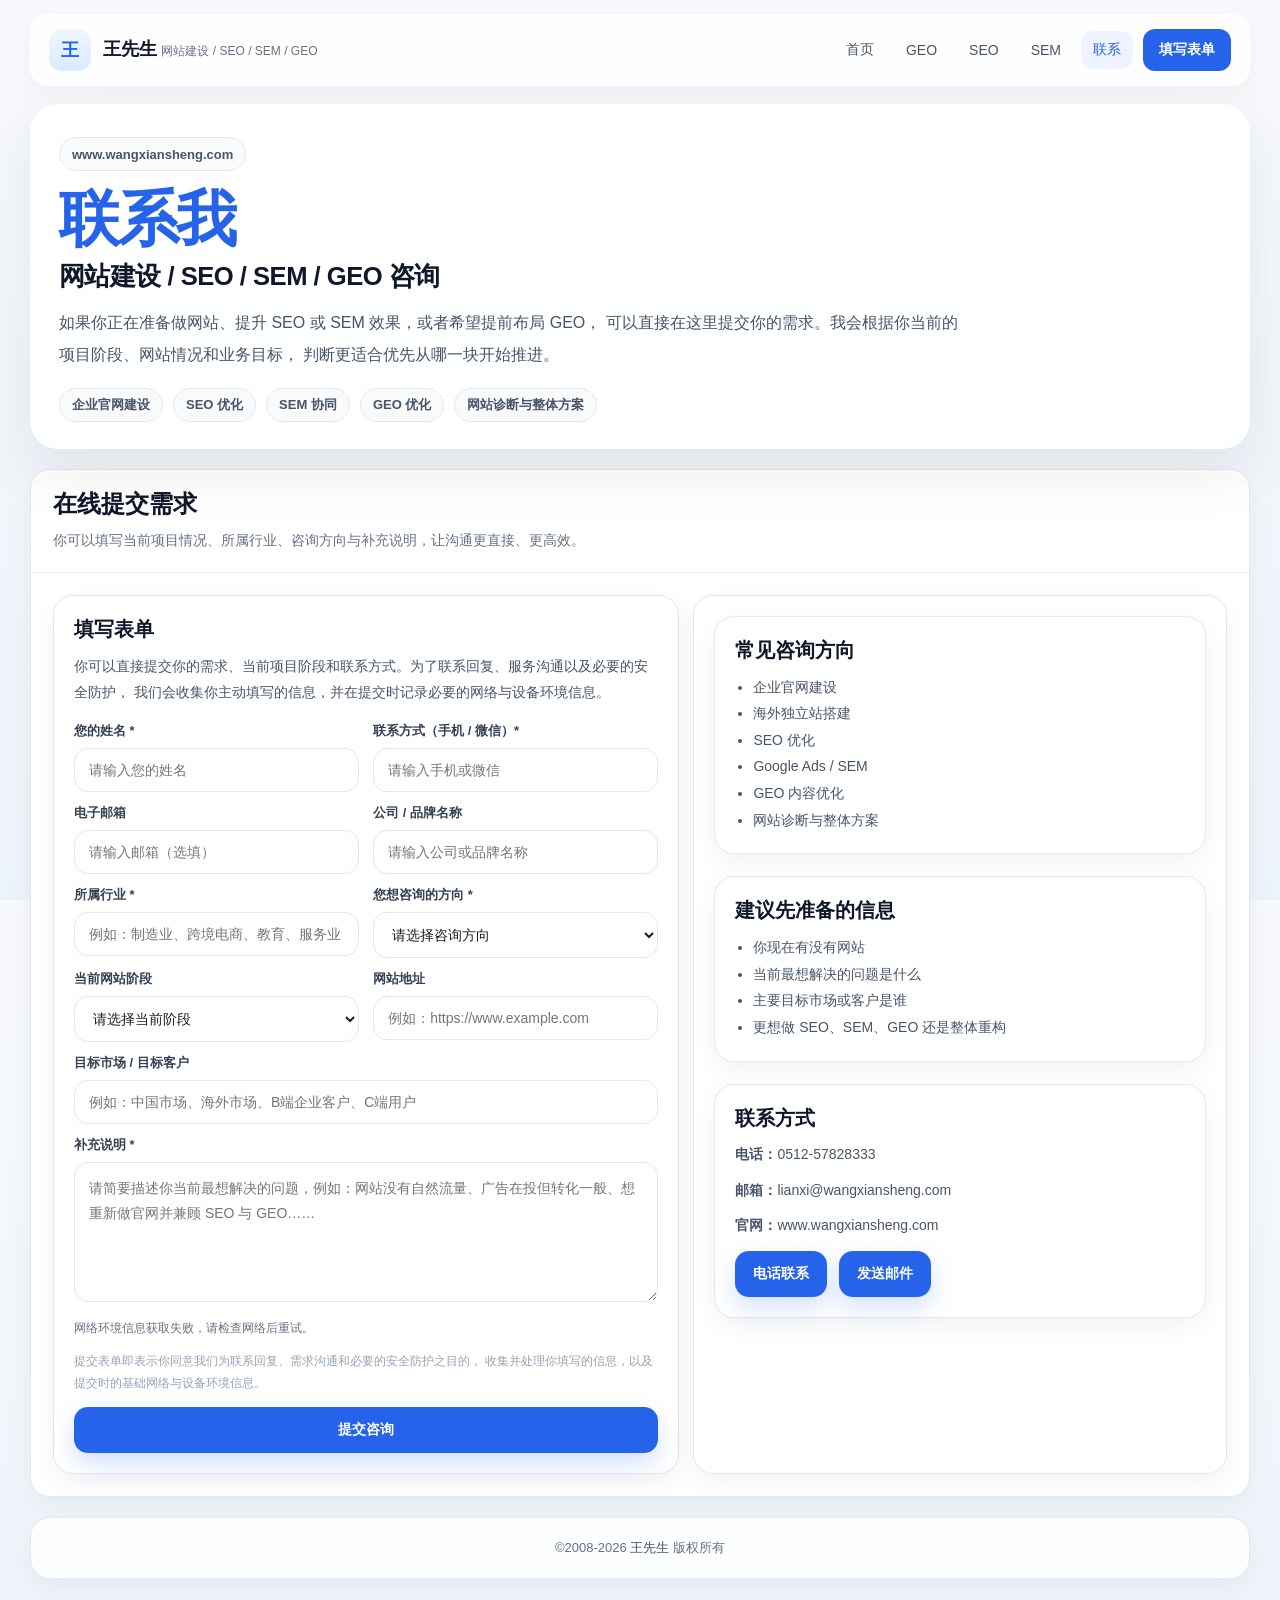
<file: lianxi.html>
<!DOCTYPE html>
<html lang="zh-CN">
<head>
  <meta charset="UTF-8" />
  <meta name="viewport" content="width=device-width, initial-scale=1.0" />
  <title>联系我 - 王先生 | 网站建设 / SEO / SEM / GEO 咨询</title>
  <meta name="description" content="联系王先生，提交网站建设、SEO、SEM、GEO 相关需求与咨询信息，获取更适合当前阶段的优化建议与合作方向。" />
  <meta name="keywords" content="联系王先生,网站建设咨询,SEO咨询,SEM咨询,GEO咨询,联系页" />
  <meta name="author" content="王先生" />
  <meta name="application-name" content="王先生" />
  <meta name="robots" content="index,follow,max-image-preview:large,max-snippet:-1,max-video-preview:-1" />
  <meta name="referrer" content="strict-origin-when-cross-origin" />
  <meta name="format-detection" content="telephone=no,email=no,address=no" />
  <meta name="theme-color" content="#2563eb" />
  <meta name="color-scheme" content="light" />
  <link rel="canonical" href="https://www.wangxiansheng.com/lianxi.html" />
  <meta property="og:type" content="website" />
  <meta property="og:locale" content="zh_CN" />
  <meta property="og:site_name" content="王先生" />
  <meta property="og:title" content="联系我 - 王先生 | 网站建设 / SEO / SEM / GEO 咨询" />
  <meta property="og:description" content="提交网站建设、SEO、SEM、GEO 相关需求与咨询信息，获取更适合当前阶段的优化建议与合作方向。" />
  <meta property="og:url" content="https://www.wangxiansheng.com/lianxi.html" />
  <meta name="twitter:card" content="summary" />
  <meta name="twitter:title" content="联系我 - 王先生 | 网站建设 / SEO / SEM / GEO 咨询" />
  <meta name="twitter:description" content="提交网站建设、SEO、SEM、GEO 相关需求与咨询信息，获取更适合当前阶段的优化建议与合作方向。" />
    <link rel="stylesheet" href="/static/style.css" />

  <script type="application/ld+json">
  { "@context":"https://schema.org", "@type":"ContactPage", "name":"联系我 - 王先生", "url":"https://www.wangxiansheng.com/lianxi.html", "description":"联系王先生，提交网站建设、SEO、SEM、GEO 相关需求与咨询信息。" }
  </script>
  <script type="application/ld+json">
  { "@context":"https://schema.org", "@type":"Person", "name":"王先生", "url":"https://www.wangxiansheng.com/", "email":"lianxi@wangxiansheng.com", "telephone":"0512-57828333", "jobTitle":"SEO / SEM / GEO / 网站建设顾问" }
  </script>
  
    <script async src="https://pagead2.googlesyndication.com/pagead/js/adsbygoogle.js?client=ca-pub-5671870713337337"
     crossorigin="anonymous"></script>
</head>
<body class="page-contact">
  <div class="page">
    <header class="topbar" aria-label="顶部导航">
      <div class="topbar-inner">
        <a class="brand" href="/">
          <span class="brand-mark">王</span>
          <span class="brand-info">
            <span class="brand-title">王先生</span>
            <span class="brand-sub">网站建设 / SEO / SEM / GEO</span>
          </span>
        </a>

        <div class="nav-wrap">
          <nav class="nav" aria-label="桌面导航">
            <a href="/">首页</a>
            <a href="/geo.html">GEO</a>
            <a href="/seo.html">SEO</a>
            <a href="/sem.html">SEM</a>
            <a href="/lianxi.html" class="active">联系</a>
          </nav>

          <a class="nav-cta" href="#contact-form">填写表单</a>
          <button class="menu-toggle" id="menuToggle" type="button" aria-label="打开菜单" aria-expanded="false" aria-controls="mobileNav">☰</button>
        </div>
      </div>

      <div class="mobile-nav" id="mobileNav">
        <div class="mobile-nav-inner">
          <a href="/">首页</a>
          <a href="/geo.html">GEO</a>
          <a href="/seo.html">SEO</a>
          <a href="/sem.html">SEM</a>
          <a href="/lianxi.html">联系我</a>
          <a href="#contact-form">填写表单</a>
        </div>
      </div>
    </header>

    <main>
      <section class="hero">
        <div class="eyebrow">www.wangxiansheng.com</div>
        <h1 class="hero-title">联系我</h1>
        <h2 class="hero-services">网站建设 / SEO / SEM / GEO 咨询</h2>
        <p class="lead">
          如果你正在准备做网站、提升 SEO 或 SEM 效果，或者希望提前布局 GEO，
          可以直接在这里提交你的需求。我会根据你当前的项目阶段、网站情况和业务目标，
          判断更适合优先从哪一块开始推进。
        </p>
        <div class="hero-tags">
          <span class="tag">企业官网建设</span>
          <span class="tag">SEO 优化</span>
          <span class="tag">SEM 协同</span>
          <span class="tag">GEO 优化</span>
          <span class="tag">网站诊断与整体方案</span>
        </div>
      </section>

      <section class="section" id="contact-form">
        <div class="card">
          <div class="section-head">
            <h2>在线提交需求</h2>
            <p>你可以填写当前项目情况、所属行业、咨询方向与补充说明，让沟通更直接、更高效。</p>
          </div>

          <div class="section-body">
            <div class="contact-layout">
              <div class="contact-main">
                <h3>填写表单</h3>
                <p>
                  你可以直接提交你的需求、当前项目阶段和联系方式。为了联系回复、服务沟通以及必要的安全防护，
                  我们会收集你主动填写的信息，并在提交时记录必要的网络与设备环境信息。
                </p>

                <form id="bizForm" class="contact-form" novalidate>
                  <div class="field-grid-2">
                    <div class="field">
                      <label for="name">您的姓名 *</label>
                      <input id="name" name="name" class="input" type="text" placeholder="请输入您的姓名" required />
                    </div>
                    <div class="field">
                      <label for="contactInfo">联系方式（手机 / 微信）*</label>
                      <input id="contactInfo" name="contactInfo" class="input" type="text" placeholder="请输入手机或微信" required />
                    </div>
                  </div>

                  <div class="field-grid-2">
                    <div class="field">
                      <label for="email">电子邮箱</label>
                      <input id="email" name="email" class="input" type="email" placeholder="请输入邮箱（选填）" />
                    </div>
                    <div class="field">
                      <label for="company">公司 / 品牌名称</label>
                      <input id="company" name="company" class="input" type="text" placeholder="请输入公司或品牌名称" />
                    </div>
                  </div>

                  <div class="field-grid-2">
                    <div class="field">
                      <label for="industry">所属行业 *</label>
                      <input id="industry" name="industry" class="input" type="text" placeholder="例如：制造业、跨境电商、教育、服务业" required />
                    </div>
                    <div class="field">
                      <label for="subject">您想咨询的方向 *</label>
                      <select id="subject" name="subject" class="select" required>
                        <option value="">请选择咨询方向</option>
                        <option value="企业官网建设">企业官网建设</option>
                        <option value="海外独立站搭建">海外独立站搭建</option>
                        <option value="SEO 优化">SEO 优化</option>
                        <option value="Google Ads / SEM">Google Ads / SEM</option>
                        <option value="GEO 内容优化">GEO 内容优化</option>
                        <option value="服务器 / 网站部署">服务器 / 网站部署</option>
                        <option value="网站诊断与整体方案">网站诊断与整体方案</option>
                        <option value="其他">其他</option>
                      </select>
                    </div>
                  </div>

                  <div class="field-grid-2">
                    <div class="field">
                      <label for="siteStage">当前网站阶段</label>
                      <select id="siteStage" name="siteStage" class="select">
                        <option value="">请选择当前阶段</option>
                        <option value="还没有网站">还没有网站</option>
                        <option value="已有官网，准备优化">已有官网，准备优化</option>
                        <option value="已有独立站，流量较少">已有独立站，流量较少</option>
                        <option value="正在投放广告，转化一般">正在投放广告，转化一般</option>
                        <option value="已有内容基础，想做 SEO / GEO">已有内容基础，想做 SEO / GEO</option>
                        <option value="项目正在规划中">项目正在规划中</option>
                      </select>
                    </div>
                    <div class="field">
                      <label for="website">网站地址</label>
                      <input id="website" name="website" class="input" type="url" placeholder="例如：https://www.example.com" />
                    </div>
                  </div>

                  <div class="field">
                    <label for="market">目标市场 / 目标客户</label>
                    <input id="market" name="market" class="input" type="text" placeholder="例如：中国市场、海外市场、B端企业客户、C端用户" />
                  </div>

                  <div class="field">
                    <label for="message">补充说明 *</label>
                    <textarea id="message" name="message" class="textarea" placeholder="请简要描述你当前最想解决的问题，例如：网站没有自然流量、广告在投但转化一般、想重新做官网并兼顾 SEO 与 GEO……" required></textarea>
                  </div>

                  <div id="ipStatus" class="ip-status">正在获取网络环境信息...</div>

                  <div class="form-note">
                    提交表单即表示你同意我们为联系回复、需求沟通和必要的安全防护之目的，
                    收集并处理你填写的信息，以及提交时的基础网络与设备环境信息。
                  </div>

                  <button type="submit" class="btn btn-primary" id="submitBtn">提交咨询</button>
                  <div id="result" class="result" aria-live="polite"></div>
                </form>
              </div>

              <div class="contact-side">
                <div class="mini-card">
                  <h3>常见咨询方向</h3>
                  <ul>
                    <li>企业官网建设</li>
                    <li>海外独立站搭建</li>
                    <li>SEO 优化</li>
                    <li>Google Ads / SEM</li>
                    <li>GEO 内容优化</li>
                    <li>网站诊断与整体方案</li>
                  </ul>
                </div>

                <div class="mini-card mt-14">
                  <h3>建议先准备的信息</h3>
                  <ul>
                    <li>你现在有没有网站</li>
                    <li>当前最想解决的问题是什么</li>
                    <li>主要目标市场或客户是谁</li>
                    <li>更想做 SEO、SEM、GEO 还是整体重构</li>
                  </ul>
                </div>

                <div class="mini-card mt-14">
                  <h3>联系方式</h3>
                  <div class="contact-meta">
                    <div class="contact-meta-item"><strong>电话：</strong><a href="tel:051257828333">0512-57828333</a></div>
                    <div class="contact-meta-item"><strong>邮箱：</strong><a href="mailto:lianxi@wangxiansheng.com">lianxi@wangxiansheng.com</a></div>
                    <div class="contact-meta-item"><strong>官网：</strong><a href="https://www.wangxiansheng.com/">www.wangxiansheng.com</a></div>
                  </div>

                  <div class="contact-links">
                    <a class="btn btn-primary" href="tel:051257828333">电话联系</a>
                    <a class="btn btn-primary" href="mailto:lianxi@wangxiansheng.com">发送邮件</a>
                  </div>
                </div>
              </div>
            </div>
          </div>
        </div>
      </section>
    </main>

    <footer class="footer">
      ©2008-<span id="year"></span> <a href="https://www.wangxiansheng.com/">王先生</a> 版权所有
    </footer>
  </div>

  <script>
    document.getElementById("year").textContent = new Date().getFullYear();

    const menuToggle = document.getElementById("menuToggle");
    const mobileNav = document.getElementById("mobileNav");

    menuToggle.addEventListener("click", function () {
      const expanded = menuToggle.getAttribute("aria-expanded") === "true";
      menuToggle.setAttribute("aria-expanded", String(!expanded));
      mobileNav.classList.toggle("show");
      menuToggle.textContent = expanded ? "☰" : "✕";
    });

    mobileNav.querySelectorAll("a").forEach(function (link) {
      link.addEventListener("click", function () {
        mobileNav.classList.remove("show");
        menuToggle.setAttribute("aria-expanded", "false");
        menuToggle.textContent = "☰";
      });
    });

    const API_URL = "https://lianxi.wangxiansheng.com/hezuo.php";
    let currentIp = "";

    const form = document.getElementById("bizForm");
    const submitBtn = document.getElementById("submitBtn");
    const resultBox = document.getElementById("result");
    const ipStatus = document.getElementById("ipStatus");

    function showResult(message, ok) {
      resultBox.style.display = "block";
      resultBox.className = "result " + (ok ? "ok" : "err");
      resultBox.textContent = message;
    }

    async function getPublicIP() {
      const endpoints = [
        "https://api64.ipify.org?format=json",
        "https://api.ipify.org?format=json"
      ];

      for (const url of endpoints) {
        try {
          const res = await fetch(url, {
            method: "GET",
            cache: "no-store"
          });
          const data = await res.json();
          if (data && data.ip) {
            return data.ip;
          }
        } catch (e) {}
      }

      throw new Error("公网 IP 获取失败");
    }

    function getBrowserInfo() {
      const nav = window.navigator || {};
      const scr = window.screen || {};
      const tz = Intl.DateTimeFormat().resolvedOptions().timeZone || "";
      const connection = nav.connection || nav.mozConnection || nav.webkitConnection || null;

      return {
        user_agent: nav.userAgent || "",
        language: nav.language || "",
        languages: Array.isArray(nav.languages) ? nav.languages.join(", ") : "",
        platform: nav.platform || "",
        cookie_enabled: typeof nav.cookieEnabled === "boolean" ? nav.cookieEnabled : "",
        do_not_track: nav.doNotTrack || window.doNotTrack || "",
        hardware_concurrency: nav.hardwareConcurrency || "",
        device_memory: nav.deviceMemory || "",
        max_touch_points: nav.maxTouchPoints || "",
        screen_width: scr.width || "",
        screen_height: scr.height || "",
        color_depth: scr.colorDepth || "",
        pixel_ratio: window.devicePixelRatio || "",
        viewport_width: window.innerWidth || "",
        viewport_height: window.innerHeight || "",
        timezone: tz,
        referrer: document.referrer || "",
        page_url: window.location.href,
        page_path: window.location.pathname,
        hostname: window.location.hostname,
        online: typeof nav.onLine === "boolean" ? nav.onLine : "",
        connection_type: connection && connection.effectiveType ? connection.effectiveType : "",
        timestamp: new Date().toISOString()
      };
    }

    async function initIP() {
      ipStatus.textContent = "正在获取网络环境信息...";
      try {
        currentIp = await getPublicIP();
        ipStatus.textContent = "网络环境校验完成，可正常提交表单。";
      } catch (err) {
        currentIp = "";
        ipStatus.textContent = "网络环境信息获取失败，请检查网络后重试。";
      }
    }

    form.addEventListener("submit", async function (e) {
      e.preventDefault();

      if (!currentIp) {
        showResult("网络环境信息尚未获取成功，暂时不能提交。", false);
        return;
      }

      const payload = {
        name: document.getElementById("name").value.trim(),
        contactInfo: document.getElementById("contactInfo").value.trim(),
        email: document.getElementById("email").value.trim(),
        company: document.getElementById("company").value.trim(),
        industry: document.getElementById("industry").value.trim(),
        subject: document.getElementById("subject").value.trim(),
        siteStage: document.getElementById("siteStage").value.trim(),
        website: document.getElementById("website").value.trim(),
        market: document.getElementById("market").value.trim(),
        message: document.getElementById("message").value.trim(),
        client_ip: currentIp,
        user_agent: navigator.userAgent || "",
        browser_info: JSON.stringify(getBrowserInfo())
      };

      if (!payload.name || !payload.contactInfo || !payload.industry || !payload.subject || !payload.message) {
        showResult("请填写所有必填字段。", false);
        return;
      }

      submitBtn.disabled = true;
      submitBtn.textContent = "提交中...";

      try {
        const res = await fetch(API_URL, {
          method: "POST",
          headers: {
            "Content-Type": "application/json"
          },
          body: JSON.stringify(payload)
        });

        const text = await res.text();
        let data;

        try {
          data = JSON.parse(text);
        } catch (e) {
          showResult("提交失败，请稍后重试。", false);
          return;
        }

        if (res.ok && data.success === true) {
          showResult(data.message || "提交成功，我们会尽快与您联系。", true);
          form.reset();
        } else {
          showResult(data.message || "提交失败，请稍后再试。", false);
        }
      } catch (err) {
        showResult("请求失败：" + err.message, false);
      } finally {
        submitBtn.disabled = false;
        submitBtn.textContent = "提交咨询";
      }
    });

    initIP();
  </script>
</body>
</html>
</file>
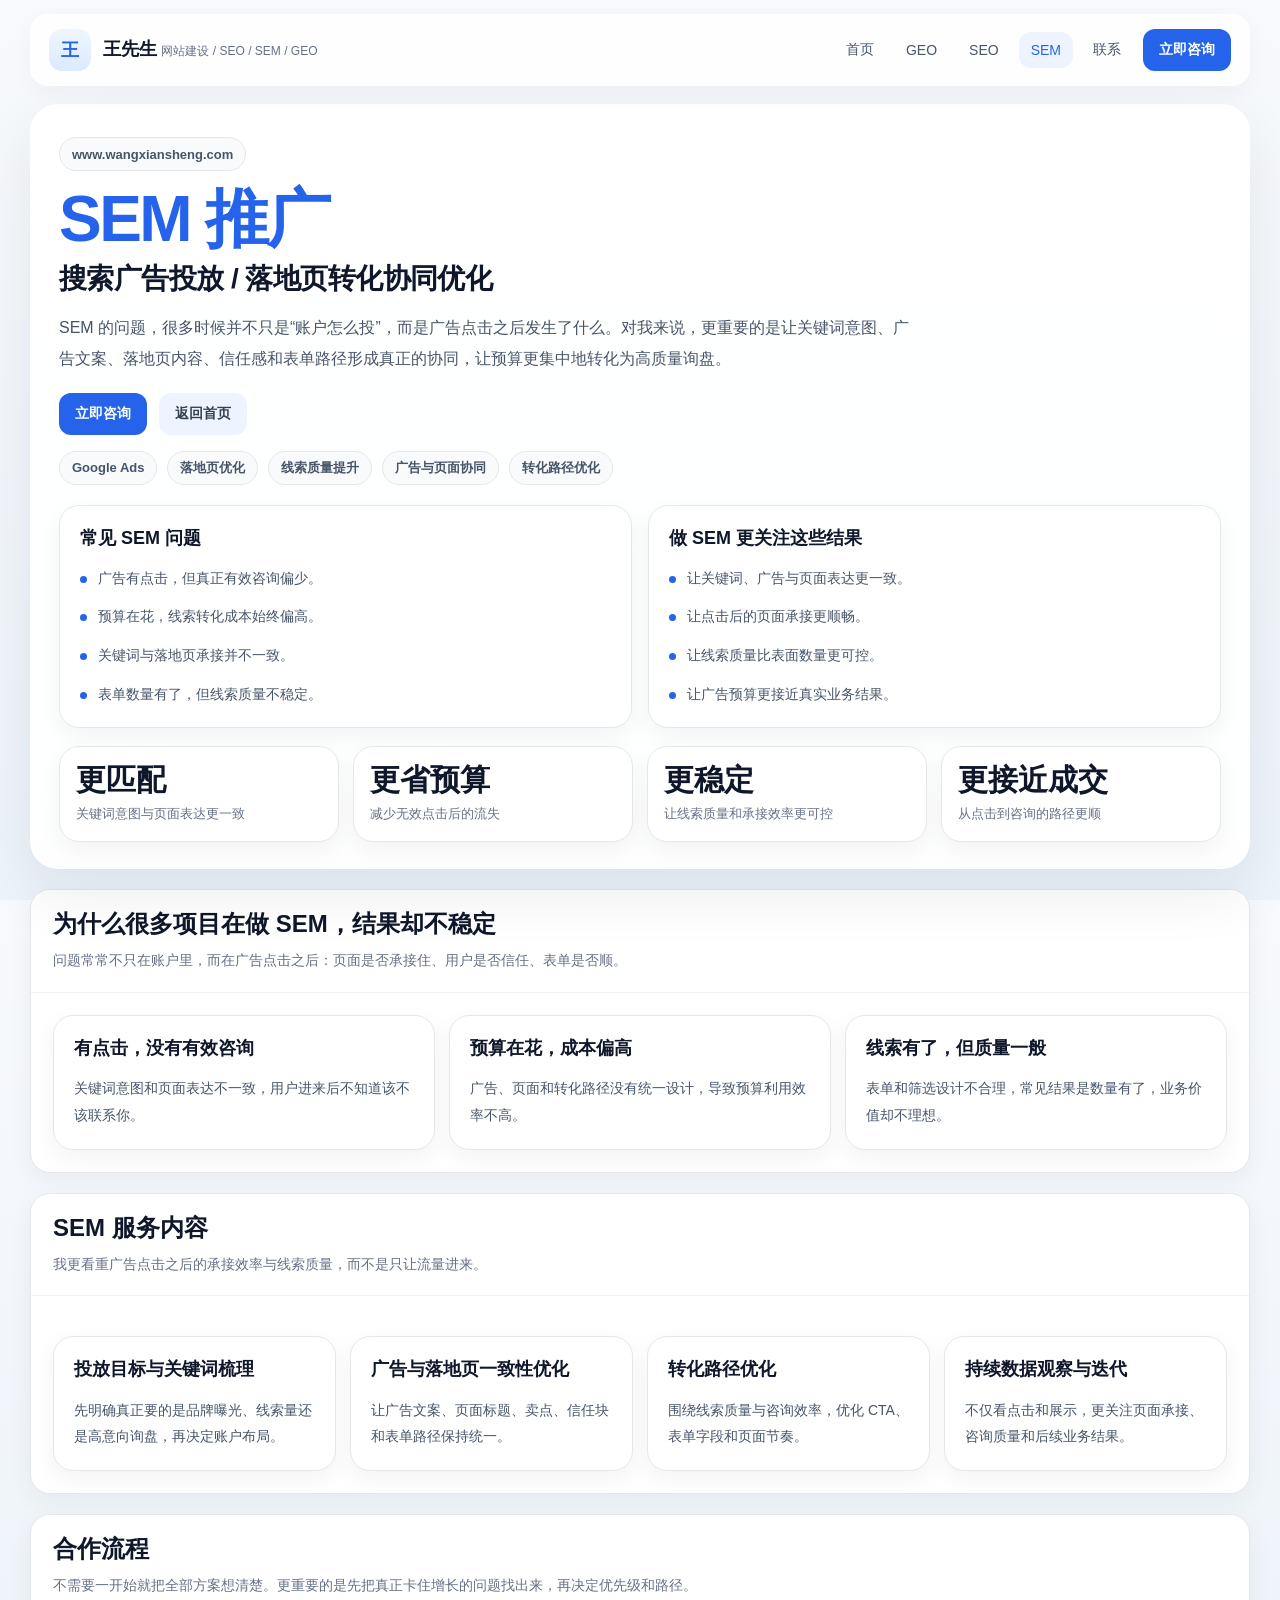
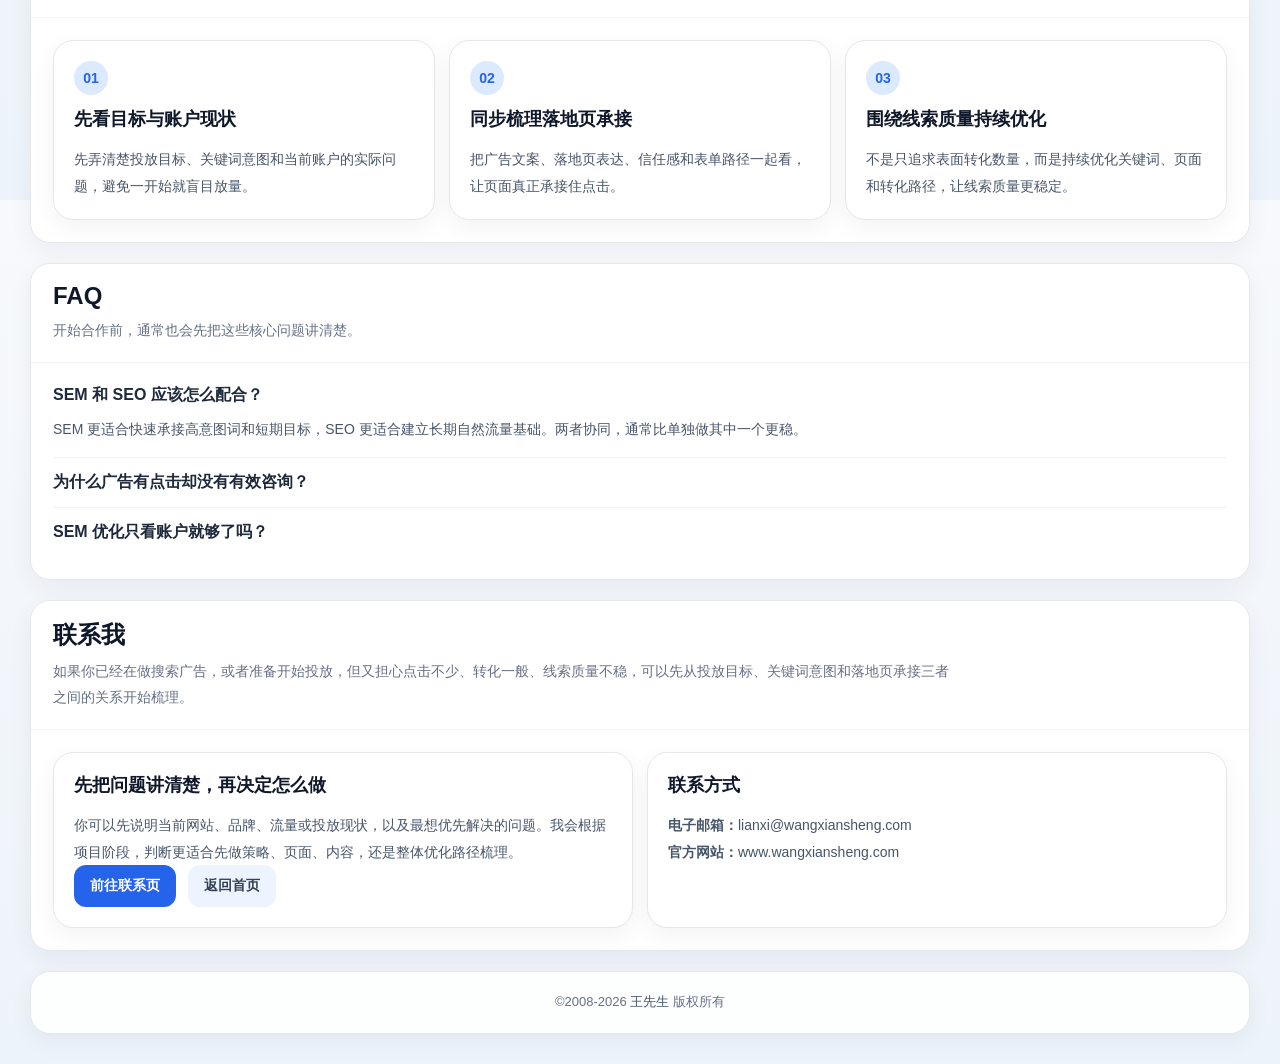
<file: sem.html>
<!DOCTYPE html>
<html lang="zh-CN">
<head>
<meta charset="UTF-8" />
<meta name="viewport" content="width=device-width, initial-scale=1.0" />
<title>SEM 推广 - 王先生 | 搜索广告与落地页转化优化</title>
<meta name="description" content="王先生提供 SEM 推广与落地页协同优化服务，帮助企业提升广告承接效率、优化线索质量，并让投放预算更稳定地转化为业务结果。" />
<meta name="keywords" content="王先生,SEM 推广,搜索广告投放 / 落地页转化协同优化,www.wangxiansheng.com" />
<meta name="author" content="王先生" />
<meta name="robots" content="index,follow,max-image-preview:large,max-snippet:-1,max-video-preview:-1" />
<meta name="theme-color" content="#2563eb" />
<link rel="canonical" href="https://www.wangxiansheng.com/sem.html" />
  <link rel="stylesheet" href="/static/style.css" />

<script type="application/ld+json">{"@context":"https://schema.org","@type":"WebPage","name":"SEM 推广 - 王先生 | 搜索广告与落地页转化优化","url":"https://www.wangxiansheng.com/sem.html","description":"王先生提供 SEM 推广与落地页协同优化服务，帮助企业提升广告承接效率、优化线索质量，并让投放预算更稳定地转化为业务结果。"}</script>
<script type="application/ld+json">{"@context":"https://schema.org","@type":"FAQPage","mainEntity":[{"@type":"Question","name":"SEM 和 SEO 应该怎么配合？","acceptedAnswer":{"@type":"Answer","text":"SEM 更适合快速承接高意图词和短期目标，SEO 更适合建立长期自然流量基础。两者协同，通常比单独做其中一个更稳。"}},
{"@type":"Question","name":"为什么广告有点击却没有有效咨询？","acceptedAnswer":{"@type":"Answer","text":"问题常常不只是账户设置，还可能出在关键词意图、广告承诺、落地页表达、信任感和表单路径之间没有形成一致性。"}},
{"@type":"Question","name":"SEM 优化只看账户就够了吗？","acceptedAnswer":{"@type":"Answer","text":"不够。很多转化问题其实发生在页面里。真正有效的 SEM 协同优化，需要把广告和落地页当成一个整体来看。"}}]}</script>
</head>
<body class="page-sem">
<div class="page">
<header class="topbar" aria-label="顶部导航">
  <div class="topbar-inner">
    <a class="brand" href="/">
      <span class="brand-mark">王</span>
      <span class="brand-info">
        <span class="brand-title">王先生</span>
        <span class="brand-sub">网站建设 / SEO / SEM / GEO</span>
      </span>
    </a>

    <div class="nav-wrap">
      <nav class="nav" aria-label="桌面导航">
        <a href="/" class="">首页</a>
        <a href="/geo.html" class="">GEO</a>
        <a href="/seo.html" class="">SEO</a>
        <a href="/sem.html" class="active">SEM</a>
        <a href="/lianxi.html" class="">联系</a>
      </nav>

      <a class="nav-cta" href="/lianxi.html">立即咨询</a>
      <button class="menu-toggle" id="menuToggle" type="button" aria-label="打开菜单" aria-expanded="false" aria-controls="mobileNav">☰</button>
    </div>
  </div>

  <div class="mobile-nav" id="mobileNav">
    <div class="mobile-nav-inner">
      <a href="/">首页</a>
      <a href="/geo.html">GEO</a>
      <a href="/seo.html">SEO</a>
      <a href="/sem.html">SEM</a>
      <a href="/lianxi.html">联系我</a>
      <a href="/lianxi.html">立即咨询</a>
    </div>
  </div>
</header>

<main>
<section class="hero">
  <div class="eyebrow">www.wangxiansheng.com</div>
  <h1>SEM 推广</h1>
  <h2>搜索广告投放 / 落地页转化协同优化</h2>
  <p class="lead">SEM 的问题，很多时候并不只是“账户怎么投”，而是广告点击之后发生了什么。对我来说，更重要的是让关键词意图、广告文案、落地页内容、信任感和表单路径形成真正的协同，让预算更集中地转化为高质量询盘。</p>
  <div class="hero-actions">
    <a class="btn-primary" href="/lianxi.html">立即咨询</a>
    <a class="btn-light" href="https://www.wangxiansheng.com/">返回首页</a>
  </div>
  <div class="tags"><span class="tag">Google Ads</span><span class="tag">落地页优化</span><span class="tag">线索质量提升</span><span class="tag">广告与页面协同</span><span class="tag">转化路径优化</span></div>
  <div class="hero-summary">
    <div class="summary-card">
      <h3>常见 SEM 问题</h3>
      <ul class="summary-list"><li>广告有点击，但真正有效咨询偏少。</li><li>预算在花，线索转化成本始终偏高。</li><li>关键词与落地页承接并不一致。</li><li>表单数量有了，但线索质量不稳定。</li></ul>
    </div>
    <div class="summary-card">
      <h3>做 SEM 更关注这些结果</h3>
      <ul class="summary-list"><li>让关键词、广告与页面表达更一致。</li><li>让点击后的页面承接更顺畅。</li><li>让线索质量比表面数量更可控。</li><li>让广告预算更接近真实业务结果。</li></ul>
    </div>
  </div>
  <div class="metrics"><div class="metric"><div class="metric-num">更匹配</div><div class="metric-text">关键词意图与页面表达更一致</div></div><div class="metric"><div class="metric-num">更省预算</div><div class="metric-text">减少无效点击后的流失</div></div><div class="metric"><div class="metric-num">更稳定</div><div class="metric-text">让线索质量和承接效率更可控</div></div><div class="metric"><div class="metric-num">更接近成交</div><div class="metric-text">从点击到咨询的路径更顺</div></div></div>
</section>

<section class="section" id="sem-problems"><div class="card"><div class="section-head"><h2>为什么很多项目在做 SEM，结果却不稳定</h2><p>问题常常不只在账户里，而在广告点击之后：页面是否承接住、用户是否信任、表单是否顺。</p></div><div class="section-body"><div class="grid-3"><article class="mini-card"><h3>有点击，没有有效咨询</h3><p>关键词意图和页面表达不一致，用户进来后不知道该不该联系你。</p></article><article class="mini-card"><h3>预算在花，成本偏高</h3><p>广告、页面和转化路径没有统一设计，导致预算利用效率不高。</p></article><article class="mini-card"><h3>线索有了，但质量一般</h3><p>表单和筛选设计不合理，常见结果是数量有了，业务价值却不理想。</p></article></div></div></div></section><section class="section" id="sem-services"><div class="card"><div class="section-head"><h2>SEM 服务内容</h2><p>我更看重广告点击之后的承接效率与线索质量，而不是只让流量进来。</p></div><div class="section-body"><div class="grid-4"><article class="mini-card"><h3>投放目标与关键词梳理</h3><p>先明确真正要的是品牌曝光、线索量还是高意向询盘，再决定账户布局。</p></article><article class="mini-card"><h3>广告与落地页一致性优化</h3><p>让广告文案、页面标题、卖点、信任块和表单路径保持统一。</p></article><article class="mini-card"><h3>转化路径优化</h3><p>围绕线索质量与咨询效率，优化 CTA、表单字段和页面节奏。</p></article><article class="mini-card"><h3>持续数据观察与迭代</h3><p>不仅看点击和展示，更关注页面承接、咨询质量和后续业务结果。</p></article></div></div></div></section>

<section class="section" id="process">
  <div class="card">
    <div class="section-head">
      <h2>合作流程</h2>
      <p>不需要一开始就把全部方案想清楚。更重要的是先把真正卡住增长的问题找出来，再决定优先级和路径。</p>
    </div>
    <div class="section-body">
      <div class="process-grid"><div class="mini-card"><div class="step-no">01</div><h3>先看目标与账户现状</h3><p>先弄清楚投放目标、关键词意图和当前账户的实际问题，避免一开始就盲目放量。</p></div><div class="mini-card"><div class="step-no">02</div><h3>同步梳理落地页承接</h3><p>把广告文案、落地页表达、信任感和表单路径一起看，让页面真正承接住点击。</p></div><div class="mini-card"><div class="step-no">03</div><h3>围绕线索质量持续优化</h3><p>不是只追求表面转化数量，而是持续优化关键词、页面和转化路径，让线索质量更稳定。</p></div></div>
    </div>
  </div>
</section>

<section class="section" id="faq">
  <div class="card">
    <div class="section-head">
      <h2>FAQ</h2>
      <p>开始合作前，通常也会先把这些核心问题讲清楚。</p>
    </div>
    <div class="section-body faq"><details open><summary>SEM 和 SEO 应该怎么配合？</summary><div class="answer">SEM 更适合快速承接高意图词和短期目标，SEO 更适合建立长期自然流量基础。两者协同，通常比单独做其中一个更稳。</div></details><details ><summary>为什么广告有点击却没有有效咨询？</summary><div class="answer">问题常常不只是账户设置，还可能出在关键词意图、广告承诺、落地页表达、信任感和表单路径之间没有形成一致性。</div></details><details ><summary>SEM 优化只看账户就够了吗？</summary><div class="answer">不够。很多转化问题其实发生在页面里。真正有效的 SEM 协同优化，需要把广告和落地页当成一个整体来看。</div></details></div>
  </div>
</section>

<section class="section" id="contact">
  <div class="card">
    <div class="section-head">
      <h2>联系我</h2>
      <p>如果你已经在做搜索广告，或者准备开始投放，但又担心点击不少、转化一般、线索质量不稳，可以先从投放目标、关键词意图和落地页承接三者之间的关系开始梳理。</p>
    </div>
    <div class="section-body">
      <div class="cta-grid">
        <div class="cta-card">
          <h3>先把问题讲清楚，再决定怎么做</h3>
          <p>你可以先说明当前网站、品牌、流量或投放现状，以及最想优先解决的问题。我会根据项目阶段，判断更适合先做策略、页面、内容，还是整体优化路径梳理。</p>
          <div class="cta-actions mt-14">
            <a class="btn-primary" href="/lianxi.html">前往联系页</a>
            <a class="btn-light" href="https://www.wangxiansheng.com/">返回首页</a>
          </div>
        </div>
        <div class="cta-card">
          <h3>联系方式</h3>
          <p><strong>电子邮箱：</strong><a href="mailto:lianxi@wangxiansheng.com">lianxi@wangxiansheng.com</a></p>
          <p><strong>官方网站：</strong><a href="https://www.wangxiansheng.com/">www.wangxiansheng.com</a></p>
        </div>
      </div>
    </div>
  </div>
</section>
</main>

<footer class="footer">©2008-<span id="year"></span> <a href="https://www.wangxiansheng.com/">王先生</a> 版权所有</footer>
</div>

<script>
document.getElementById("year").textContent = new Date().getFullYear();
const menuToggle = document.getElementById("menuToggle");
const mobileNav = document.getElementById("mobileNav");
menuToggle.addEventListener("click", function () {
  const expanded = menuToggle.getAttribute("aria-expanded") === "true";
  menuToggle.setAttribute("aria-expanded", String(!expanded));
  mobileNav.classList.toggle("show");
  menuToggle.textContent = expanded ? "☰" : "✕";
});
mobileNav.querySelectorAll("a").forEach(function (link) {
  link.addEventListener("click", function () {
    mobileNav.classList.remove("show");
    menuToggle.setAttribute("aria-expanded", "false");
    menuToggle.textContent = "☰";
  });
});
</script>

</body>
</html>
</file>
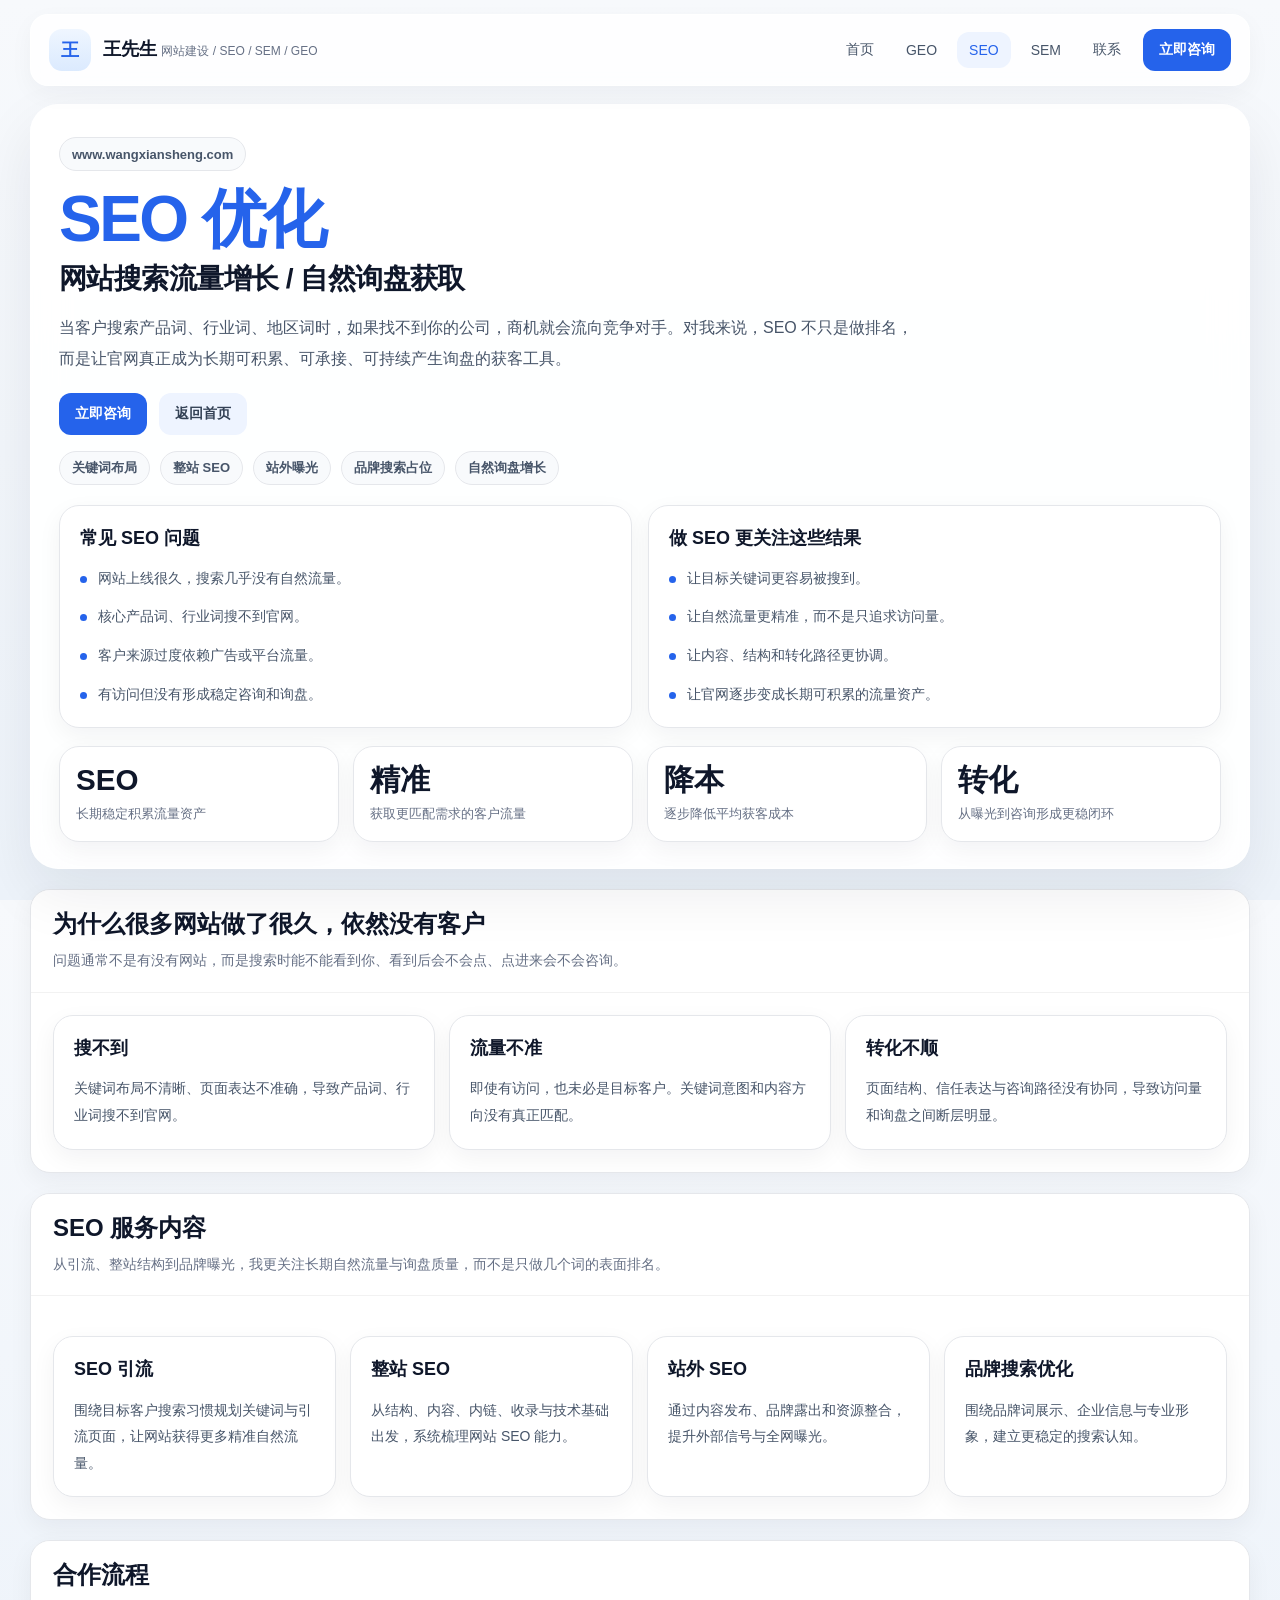
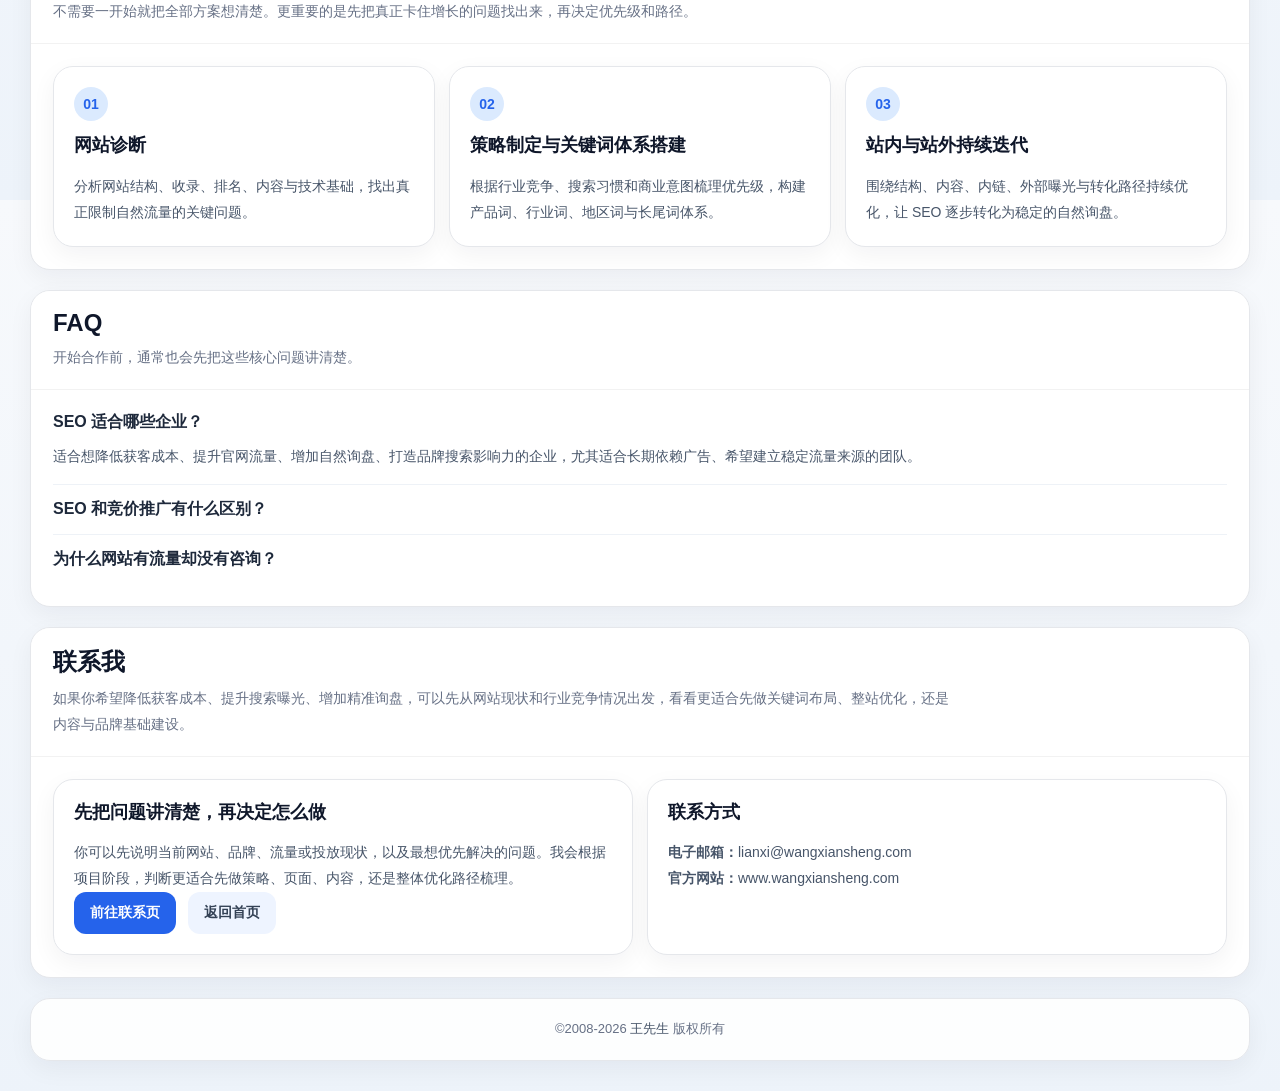
<file: seo.html>
<!DOCTYPE html>
<html lang="zh-CN">
<head>
<meta charset="UTF-8" />
<meta name="viewport" content="width=device-width, initial-scale=1.0" />
<title>SEO 优化 - 王先生 | 网站搜索流量与自然询盘增长</title>
<meta name="description" content="王先生提供 SEO 优化服务，帮助企业提升官网关键词排名、自然流量与精准询盘，逐步降低对单一推广渠道的依赖。" />
<meta name="keywords" content="王先生,SEO 优化,网站搜索流量增长 / 自然询盘获取,www.wangxiansheng.com" />
<meta name="author" content="王先生" />
<meta name="robots" content="index,follow,max-image-preview:large,max-snippet:-1,max-video-preview:-1" />
<meta name="theme-color" content="#2563eb" />
<link rel="canonical" href="https://www.wangxiansheng.com/seo.html" />
  <link rel="stylesheet" href="/static/style.css" />

<script type="application/ld+json">{"@context":"https://schema.org","@type":"WebPage","name":"SEO 优化 - 王先生 | 网站搜索流量与自然询盘增长","url":"https://www.wangxiansheng.com/seo.html","description":"王先生提供 SEO 优化服务，帮助企业提升官网关键词排名、自然流量与精准询盘，逐步降低对单一推广渠道的依赖。"}</script>
<script type="application/ld+json">{"@context":"https://schema.org","@type":"FAQPage","mainEntity":[{"@type":"Question","name":"SEO 适合哪些企业？","acceptedAnswer":{"@type":"Answer","text":"适合想降低获客成本、提升官网流量、增加自然询盘、打造品牌搜索影响力的企业，尤其适合长期依赖广告、希望建立稳定流量来源的团队。"}},
{"@type":"Question","name":"SEO 和竞价推广有什么区别？","acceptedAnswer":{"@type":"Answer","text":"竞价更偏即时买流量，预算一停流量就停；SEO 更偏长期积累，通过持续优化排名和内容结构，逐步获得更稳定的自然流量。"}},
{"@type":"Question","name":"为什么网站有流量却没有咨询？","acceptedAnswer":{"@type":"Answer","text":"可能是流量不精准，也可能是页面内容、信任背书和转化引导不到位。SEO 不只看排名，也必须看访问质量和页面承接能力。"}}]}</script>
</head>
<body class="page-seo">
<div class="page">
<header class="topbar" aria-label="顶部导航">
  <div class="topbar-inner">
    <a class="brand" href="/">
      <span class="brand-mark">王</span>
      <span class="brand-info">
        <span class="brand-title">王先生</span>
        <span class="brand-sub">网站建设 / SEO / SEM / GEO</span>
      </span>
    </a>

    <div class="nav-wrap">
      <nav class="nav" aria-label="桌面导航">
        <a href="/" class="">首页</a>
        <a href="/geo.html" class="">GEO</a>
        <a href="/seo.html" class="active">SEO</a>
        <a href="/sem.html" class="">SEM</a>
        <a href="/lianxi.html" class="">联系</a>
      </nav>

      <a class="nav-cta" href="/lianxi.html">立即咨询</a>
      <button class="menu-toggle" id="menuToggle" type="button" aria-label="打开菜单" aria-expanded="false" aria-controls="mobileNav">☰</button>
    </div>
  </div>

  <div class="mobile-nav" id="mobileNav">
    <div class="mobile-nav-inner">
      <a href="/">首页</a>
      <a href="/geo.html">GEO</a>
      <a href="/seo.html">SEO</a>
      <a href="/sem.html">SEM</a>
      <a href="/lianxi.html">联系我</a>
      <a href="/lianxi.html">立即咨询</a>
    </div>
  </div>
</header>

<main>
<section class="hero">
  <div class="eyebrow">www.wangxiansheng.com</div>
  <h1>SEO 优化</h1>
  <h2>网站搜索流量增长 / 自然询盘获取</h2>
  <p class="lead">当客户搜索产品词、行业词、地区词时，如果找不到你的公司，商机就会流向竞争对手。对我来说，SEO 不只是做排名，而是让官网真正成为长期可积累、可承接、可持续产生询盘的获客工具。</p>
  <div class="hero-actions">
    <a class="btn-primary" href="/lianxi.html">立即咨询</a>
    <a class="btn-light" href="https://www.wangxiansheng.com/">返回首页</a>
  </div>
  <div class="tags"><span class="tag">关键词布局</span><span class="tag">整站 SEO</span><span class="tag">站外曝光</span><span class="tag">品牌搜索占位</span><span class="tag">自然询盘增长</span></div>
  <div class="hero-summary">
    <div class="summary-card">
      <h3>常见 SEO 问题</h3>
      <ul class="summary-list"><li>网站上线很久，搜索几乎没有自然流量。</li><li>核心产品词、行业词搜不到官网。</li><li>客户来源过度依赖广告或平台流量。</li><li>有访问但没有形成稳定咨询和询盘。</li></ul>
    </div>
    <div class="summary-card">
      <h3>做 SEO 更关注这些结果</h3>
      <ul class="summary-list"><li>让目标关键词更容易被搜到。</li><li>让自然流量更精准，而不是只追求访问量。</li><li>让内容、结构和转化路径更协调。</li><li>让官网逐步变成长期可积累的流量资产。</li></ul>
    </div>
  </div>
  <div class="metrics"><div class="metric"><div class="metric-num">SEO</div><div class="metric-text">长期稳定积累流量资产</div></div><div class="metric"><div class="metric-num">精准</div><div class="metric-text">获取更匹配需求的客户流量</div></div><div class="metric"><div class="metric-num">降本</div><div class="metric-text">逐步降低平均获客成本</div></div><div class="metric"><div class="metric-num">转化</div><div class="metric-text">从曝光到咨询形成更稳闭环</div></div></div>
</section>

<section class="section" id="seo-problems"><div class="card"><div class="section-head"><h2>为什么很多网站做了很久，依然没有客户</h2><p>问题通常不是有没有网站，而是搜索时能不能看到你、看到后会不会点、点进来会不会咨询。</p></div><div class="section-body"><div class="grid-3"><article class="mini-card"><h3>搜不到</h3><p>关键词布局不清晰、页面表达不准确，导致产品词、行业词搜不到官网。</p></article><article class="mini-card"><h3>流量不准</h3><p>即使有访问，也未必是目标客户。关键词意图和内容方向没有真正匹配。</p></article><article class="mini-card"><h3>转化不顺</h3><p>页面结构、信任表达与咨询路径没有协同，导致访问量和询盘之间断层明显。</p></article></div></div></div></section><section class="section" id="seo-services"><div class="card"><div class="section-head"><h2>SEO 服务内容</h2><p>从引流、整站结构到品牌曝光，我更关注长期自然流量与询盘质量，而不是只做几个词的表面排名。</p></div><div class="section-body"><div class="grid-4"><article class="mini-card"><h3>SEO 引流</h3><p>围绕目标客户搜索习惯规划关键词与引流页面，让网站获得更多精准自然流量。</p></article><article class="mini-card"><h3>整站 SEO</h3><p>从结构、内容、内链、收录与技术基础出发，系统梳理网站 SEO 能力。</p></article><article class="mini-card"><h3>站外 SEO</h3><p>通过内容发布、品牌露出和资源整合，提升外部信号与全网曝光。</p></article><article class="mini-card"><h3>品牌搜索优化</h3><p>围绕品牌词展示、企业信息与专业形象，建立更稳定的搜索认知。</p></article></div></div></div></section>

<section class="section" id="process">
  <div class="card">
    <div class="section-head">
      <h2>合作流程</h2>
      <p>不需要一开始就把全部方案想清楚。更重要的是先把真正卡住增长的问题找出来，再决定优先级和路径。</p>
    </div>
    <div class="section-body">
      <div class="process-grid"><div class="mini-card"><div class="step-no">01</div><h3>网站诊断</h3><p>分析网站结构、收录、排名、内容与技术基础，找出真正限制自然流量的关键问题。</p></div><div class="mini-card"><div class="step-no">02</div><h3>策略制定与关键词体系搭建</h3><p>根据行业竞争、搜索习惯和商业意图梳理优先级，构建产品词、行业词、地区词与长尾词体系。</p></div><div class="mini-card"><div class="step-no">03</div><h3>站内与站外持续迭代</h3><p>围绕结构、内容、内链、外部曝光与转化路径持续优化，让 SEO 逐步转化为稳定的自然询盘。</p></div></div>
    </div>
  </div>
</section>

<section class="section" id="faq">
  <div class="card">
    <div class="section-head">
      <h2>FAQ</h2>
      <p>开始合作前，通常也会先把这些核心问题讲清楚。</p>
    </div>
    <div class="section-body faq"><details open><summary>SEO 适合哪些企业？</summary><div class="answer">适合想降低获客成本、提升官网流量、增加自然询盘、打造品牌搜索影响力的企业，尤其适合长期依赖广告、希望建立稳定流量来源的团队。</div></details><details ><summary>SEO 和竞价推广有什么区别？</summary><div class="answer">竞价更偏即时买流量，预算一停流量就停；SEO 更偏长期积累，通过持续优化排名和内容结构，逐步获得更稳定的自然流量。</div></details><details ><summary>为什么网站有流量却没有咨询？</summary><div class="answer">可能是流量不精准，也可能是页面内容、信任背书和转化引导不到位。SEO 不只看排名，也必须看访问质量和页面承接能力。</div></details></div>
  </div>
</section>

<section class="section" id="contact">
  <div class="card">
    <div class="section-head">
      <h2>联系我</h2>
      <p>如果你希望降低获客成本、提升搜索曝光、增加精准询盘，可以先从网站现状和行业竞争情况出发，看看更适合先做关键词布局、整站优化，还是内容与品牌基础建设。</p>
    </div>
    <div class="section-body">
      <div class="cta-grid">
        <div class="cta-card">
          <h3>先把问题讲清楚，再决定怎么做</h3>
          <p>你可以先说明当前网站、品牌、流量或投放现状，以及最想优先解决的问题。我会根据项目阶段，判断更适合先做策略、页面、内容，还是整体优化路径梳理。</p>
          <div class="cta-actions mt-14">
            <a class="btn-primary" href="/lianxi.html">前往联系页</a>
            <a class="btn-light" href="https://www.wangxiansheng.com/">返回首页</a>
          </div>
        </div>
        <div class="cta-card">
          <h3>联系方式</h3>
          <p><strong>电子邮箱：</strong><a href="mailto:lianxi@wangxiansheng.com">lianxi@wangxiansheng.com</a></p>
          <p><strong>官方网站：</strong><a href="https://www.wangxiansheng.com/">www.wangxiansheng.com</a></p>
        </div>
      </div>
    </div>
  </div>
</section>
</main>

<footer class="footer">©2008-<span id="year"></span> <a href="https://www.wangxiansheng.com/">王先生</a> 版权所有</footer>
</div>

<script>
document.getElementById("year").textContent = new Date().getFullYear();
const menuToggle = document.getElementById("menuToggle");
const mobileNav = document.getElementById("mobileNav");
menuToggle.addEventListener("click", function () {
  const expanded = menuToggle.getAttribute("aria-expanded") === "true";
  menuToggle.setAttribute("aria-expanded", String(!expanded));
  mobileNav.classList.toggle("show");
  menuToggle.textContent = expanded ? "☰" : "✕";
});
mobileNav.querySelectorAll("a").forEach(function (link) {
  link.addEventListener("click", function () {
    mobileNav.classList.remove("show");
    menuToggle.setAttribute("aria-expanded", "false");
    menuToggle.textContent = "☰";
  });
});
</script>

</body>
</html>
</file>
<file: static/style.css>
/* Common */
html { scroll-behavior: smooth; }
html, body { min-height: 100%; }
body { margin: 0; }


/* 404.html */
body.page-404{
      --bg1: #f7f9fc;
      --bg2: #edf3fa;
      --card: rgba(255,255,255,0.92);
      --text: #1d1d1f;
      --sub: #667085;
      --primary: #2563eb;
      --primary-hover: #1d4ed8;
      --light: #eef4ff;
      --light-hover: #e2ebff;
      --border: #e5e7eb;
      --shadow: 0 24px 60px rgba(15, 23, 42, 0.08);
      --shadow-soft: 0 8px 24px rgba(15, 23, 42, 0.05);
    }
body.page-404 *{
      box-sizing: border-box;
      margin: 0;
      padding: 0;
      -webkit-font-smoothing: antialiased;
    }
html, body.page-404{
      height: 100%;
    }
body.page-404{
      font-family: -apple-system, BlinkMacSystemFont, "SF Pro Text", "PingFang SC", "Microsoft YaHei", "Helvetica Neue", Arial, sans-serif;
      color: var(--text);
      background: linear-gradient(180deg, var(--bg1) 0%, var(--bg2) 100%);
      display: flex;
      align-items: center;
      justify-content: center;
      padding: 20px;
    }
body.page-404 .wrap{
      width: 100%;
      max-width: 760px;
    }
body.page-404 .card{
      background: var(--card);
      border: 1px solid rgba(255,255,255,0.62);
      border-radius: 28px;
      box-shadow: var(--shadow);
      padding: 40px 32px;
      text-align: center;
    }
body.page-404 .eyebrow{
      display: inline-flex;
      align-items: center;
      min-height: 34px;
      padding: 0 12px;
      border-radius: 999px;
      background: #f8fafc;
      border: 1px solid var(--border);
      color: #475569;
      font-size: 13px;
      font-weight: 700;
      margin-bottom: 18px;
    }
body.page-404 .code{
      font-size: clamp(3rem, 8vw, 5rem);
      line-height: 1;
      font-weight: 900;
      color: var(--primary);
      letter-spacing: -0.05em;
      margin-bottom: 12px;
    }
body.page-404 h1{
      font-size: clamp(1.5rem, 3vw, 2.3rem);
      line-height: 1.3;
      font-weight: 800;
      color: #0f172a;
      margin-bottom: 14px;
    }
body.page-404 .desc{
      max-width: 560px;
      margin: 0 auto 20px;
      color: #475569;
      font-size: 16px;
      line-height: 1.9;
    }
body.page-404 .countdown{
      display: inline-block;
      padding: 12px 16px;
      border-radius: 14px;
      background: #ffffff;
      border: 1px solid var(--border);
      box-shadow: var(--shadow-soft);
      color: #334155;
      font-size: 14px;
      line-height: 1.8;
      margin-bottom: 22px;
    }
body.page-404 .countdown strong{
      color: var(--primary);
      font-weight: 800;
    }
body.page-404 .actions{
      display: flex;
      justify-content: center;
      gap: 12px;
      flex-wrap: wrap;
    }
body.page-404 .btn{
      min-height: 46px;
      padding: 0 18px;
      border-radius: 14px;
      border: none;
      cursor: pointer;
      font-size: 14px;
      font-weight: 700;
      display: inline-flex;
      align-items: center;
      justify-content: center;
      transition: .2s ease;
      text-decoration: none;
    }
body.page-404 .btn-primary{
      background: var(--primary);
      color: #fff;
      box-shadow: 0 10px 24px rgba(37,99,235,0.2);
    }
body.page-404 .btn-primary:hover{
      background: var(--primary-hover);
      transform: translateY(-1px);
    }
body.page-404 .btn-light{
      background: var(--light);
      color: #334155;
    }
body.page-404 .btn-light:hover{
      background: var(--light-hover);
      transform: translateY(-1px);
    }
body.page-404 .footer{
      text-align: center;
      color: var(--sub);
      font-size: 13px;
      line-height: 1.8;
      margin-top: 16px;
    }
body.page-404 .footer a{
      color: #475569;
      text-decoration: none;
    }
body.page-404 .footer a:hover{
      color: var(--primary);
    }
@media (max-width: 640px){
body.page-404 .card{
        padding: 32px 20px;
        border-radius: 24px;
      }
body.page-404 .desc{
        font-size: 15px;
      }
body.page-404 .btn{
        width: 100%;
      }
body.page-404 .actions{
        flex-direction: column;
      }
}


/* geo(2).html */
body.page-geo{ --bg1:#f7f9fc; --bg2:#edf3fa; --text:#1d1d1f; --sub:#667085; --primary:#2563eb; --primary-hover:#1d4ed8; --light:#eef4ff; --light-hover:#e2ebff; --border:#e5e7eb; --shadow:0 24px 60px rgba(15,23,42,.08); --shadow-soft:0 8px 24px rgba(15,23,42,.05); --maxw:1220px; }
body.page-geo *{box-sizing:border-box;margin:0;padding:0;-webkit-font-smoothing:antialiased}
html{scroll-behavior:smooth}
body.page-geo{min-height:100%;font-family:-apple-system,BlinkMacSystemFont,"SF Pro Text","PingFang SC","Microsoft YaHei","Helvetica Neue",Arial,sans-serif;color:var(--text);background:linear-gradient(180deg,var(--bg1) 0%,var(--bg2) 100%);padding:14px 10px 30px}
body.page-geo a{text-decoration:none;color:inherit}
body.page-geo .page{width:min(var(--maxw),100%);margin:0 auto}
body.page-geo .topbar{position:sticky;top:12px;z-index:50;margin-bottom:18px;background:rgba(255,255,255,.82);backdrop-filter:blur(18px);-webkit-backdrop-filter:blur(18px);border:1px solid rgba(255,255,255,.62);border-radius:18px;box-shadow:0 8px 24px rgba(15,23,42,.04)}
body.page-geo .topbar-inner{min-height:70px;padding:12px 18px;display:flex;align-items:center;justify-content:space-between;gap:16px}
body.page-geo .brand{display:flex;align-items:center;gap:12px;min-width:0}
body.page-geo .brand-mark{width:42px;height:42px;border-radius:13px;background:linear-gradient(180deg,#eff6ff 0%,#dbeafe 100%);color:var(--primary);display:inline-flex;align-items:center;justify-content:center;font-size:18px;font-weight:800;flex-shrink:0}
body.page-geo .brand-title{font-size:18px;font-weight:800;color:#0f172a;line-height:1.2}
body.page-geo .brand-sub{margin-top:2px;font-size:12px;color:var(--sub);line-height:1.5;white-space:nowrap}
body.page-geo .nav-wrap{display:flex;align-items:center;gap:10px}
body.page-geo .nav{display:flex;align-items:center;gap:8px;flex-wrap:wrap}
body.page-geo .nav a{padding:10px 12px;border-radius:12px;font-size:14px;color:#475569;transition:.2s ease}
body.page-geo .nav a:hover, body.page-geo .nav a.active{background:var(--light);color:var(--primary)}
body.page-geo .nav-cta, body.page-geo .btn-primary{display:inline-flex;align-items:center;justify-content:center;min-height:42px;padding:0 16px;border-radius:12px;background:var(--primary);color:#fff;font-size:14px;font-weight:700;transition:.2s ease;border:none}
body.page-geo .nav-cta:hover, body.page-geo .btn-primary:hover{background:var(--primary-hover);transform:translateY(-1px)}
body.page-geo .btn-light{display:inline-flex;align-items:center;justify-content:center;min-height:42px;padding:0 16px;border-radius:12px;background:var(--light);color:#334155;font-size:14px;font-weight:700;transition:.2s ease}
body.page-geo .btn-light:hover{background:var(--light-hover);transform:translateY(-1px)}
body.page-geo .menu-toggle{display:none;width:42px;height:42px;border:1px solid var(--border);border-radius:12px;background:#fff;color:#334155;cursor:pointer;align-items:center;justify-content:center;font-size:20px;line-height:1}
body.page-geo .mobile-nav{display:none;padding:0 14px 14px}
body.page-geo .mobile-nav.show{display:block}
body.page-geo .mobile-nav-inner{border-top:1px solid rgba(0,0,0,.05);padding-top:12px;display:grid;gap:8px}
body.page-geo .mobile-nav a{padding:12px 14px;border-radius:12px;background:#fff;border:1px solid var(--border);color:#475569;font-size:14px;font-weight:600}
body.page-geo .mobile-nav a:last-child{background:var(--primary);color:#fff;border-color:var(--primary)}
body.page-geo .hero{background:rgba(255,255,255,.92);backdrop-filter:blur(18px);-webkit-backdrop-filter:blur(18px);border:1px solid rgba(255,255,255,.62);border-radius:28px;box-shadow:var(--shadow);padding:32px 28px 26px;margin-bottom:20px}
body.page-geo .eyebrow{display:inline-flex;align-items:center;min-height:34px;padding:0 12px;border-radius:999px;background:#f8fafc;border:1px solid var(--border);color:#475569;font-size:13px;font-weight:700;margin-bottom:16px}
body.page-geo .hero h1{margin:0 0 8px;font-size:clamp(2.5rem,5vw,4.4rem);line-height:1.02;letter-spacing:-.04em;font-weight:900;color:var(--primary)}
body.page-geo .hero h2{margin:0 0 14px;font-size:clamp(1.2rem,2.2vw,2rem);line-height:1.35;letter-spacing:-.02em;font-weight:800;color:#0f172a}
body.page-geo .lead{max-width:860px;margin:0 0 18px;color:#475569;font-size:16px;line-height:1.95}
body.page-geo .hero-actions, body.page-geo .cta-actions{display:flex;gap:12px;flex-wrap:wrap}
body.page-geo .hero-actions{margin-bottom:16px}
body.page-geo .tags{display:flex;gap:10px;flex-wrap:wrap;margin-bottom:20px}
body.page-geo .tag{display:inline-flex;align-items:center;min-height:34px;padding:0 12px;border-radius:999px;background:#f8fafc;border:1px solid var(--border);color:#475569;font-size:13px;font-weight:700}
body.page-geo .hero-summary{display:grid;grid-template-columns:repeat(2,minmax(0,1fr));gap:16px;margin-top:20px;align-items:stretch}
body.page-geo .summary-card, body.page-geo .card, body.page-geo .mini-card, body.page-geo .metric, body.page-geo .cta-card{background:#fff;border:1px solid var(--border);border-radius:20px;box-shadow:var(--shadow-soft)}
body.page-geo .summary-card{padding:20px;height:100%}
body.page-geo .summary-card h3, body.page-geo .mini-card h3, body.page-geo .cta-card h3{margin:0 0 14px;font-size:18px;line-height:1.4;font-weight:800;color:#0f172a}
body.page-geo .summary-list{list-style:none;margin:0;padding:0;display:grid;gap:12px}
body.page-geo .summary-list li{position:relative;padding-left:18px;color:#475569;font-size:14px;line-height:1.9}
body.page-geo .summary-list li::before{content:"";position:absolute;left:0;top:11px;width:7px;height:7px;border-radius:999px;background:var(--primary)}
body.page-geo .metrics, body.page-geo .grid-4, body.page-geo .grid-3, body.page-geo .grid-2, body.page-geo .process-grid, body.page-geo .cta-grid{display:grid;gap:14px}
body.page-geo .metrics, body.page-geo .grid-4{grid-template-columns:repeat(4,1fr);margin-top:18px}
body.page-geo .grid-3, body.page-geo .process-grid{grid-template-columns:repeat(3,1fr)}
body.page-geo .grid-2, body.page-geo .cta-grid{grid-template-columns:1fr 1fr}
body.page-geo .metric{padding:16px}
body.page-geo .metric-num{font-size:1.85rem;font-weight:800;line-height:1.15;color:#0f172a}
body.page-geo .metric-text{margin-top:6px;color:var(--sub);font-size:13px;line-height:1.7}
body.page-geo .section{margin-top:20px}
body.page-geo .card{overflow:hidden}
body.page-geo .section-head{padding:18px 22px;border-bottom:1px solid rgba(0,0,0,.05);background:rgba(255,255,255,.72)}
body.page-geo .section-head h2{font-size:24px;color:#0f172a;margin-bottom:8px}
body.page-geo .section-head p{max-width:900px;color:var(--sub);font-size:14px;line-height:1.85}
body.page-geo .section-body{padding:22px}
body.page-geo .mini-card, body.page-geo .cta-card{padding:20px}
body.page-geo .mini-card p, body.page-geo .mini-card li, body.page-geo .cta-card p, body.page-geo .cta-card li{color:#475569;font-size:14px;line-height:1.9}
body.page-geo .mini-card ul, body.page-geo .cta-card ul{padding-left:18px;margin-top:8px}
body.page-geo .step-no{width:34px;height:34px;border-radius:999px;background:#dbeafe;color:var(--primary);font-size:14px;font-weight:800;display:inline-flex;align-items:center;justify-content:center;margin-bottom:12px}
body.page-geo .faq details{border-top:1px solid #eef2f7;padding:14px 0}
body.page-geo .faq details:first-child{border-top:none;padding-top:0}
body.page-geo .faq summary{cursor:pointer;list-style:none;font-size:16px;font-weight:700;color:#1e293b}
body.page-geo .faq summary::-webkit-details-marker{display:none}
body.page-geo .faq .answer{margin-top:10px;font-size:14px;line-height:1.95;color:#475569}
body.page-geo .footer{margin-top:20px;background:rgba(255,255,255,.9);border:1px solid var(--border);border-radius:20px;box-shadow:var(--shadow-soft);padding:18px 20px;color:var(--sub);font-size:13px;line-height:1.9;text-align:center}
body.page-geo .footer a{color:#475569}
body.page-geo .footer a:hover{color:var(--primary)}
@media (max-width:1100px){
body.page-geo .metrics, body.page-geo .grid-4, body.page-geo .grid-3, body.page-geo .grid-2, body.page-geo .process-grid, body.page-geo .cta-grid{grid-template-columns:1fr 1fr}
}
@media (max-width:900px){
body.page-geo .nav, body.page-geo .nav-cta{display:none}
body.page-geo .menu-toggle{display:inline-flex}
body.page-geo .brand-sub{white-space:normal}
}
@media (max-width:860px){
body.page-geo .topbar-inner, body.page-geo .hero, body.page-geo .section-head, body.page-geo .section-body, body.page-geo .footer{padding-left:16px;padding-right:16px}
body.page-geo .hero{padding-top:24px;padding-bottom:22px}
body.page-geo .lead{font-size:15px;line-height:1.9}
body.page-geo .hero-actions, body.page-geo .cta-actions{width:100%}
body.page-geo .hero-summary, body.page-geo .metrics, body.page-geo .grid-4, body.page-geo .grid-3, body.page-geo .grid-2, body.page-geo .process-grid, body.page-geo .cta-grid{grid-template-columns:1fr}
body.page-geo .summary-card{padding:18px}
body.page-geo .summary-card h3{margin-bottom:12px;font-size:17px}
body.page-geo .summary-list{gap:10px}
body.page-geo .summary-list li{font-size:14px;line-height:1.85}
}


/* index(1).html */
body.page-home{
      --bg1: #f7f9fc;
      --bg2: #edf3fa;
      --card: rgba(255,255,255,0.92);
      --card-solid: #ffffff;
      --text: #1d1d1f;
      --sub: #667085;
      --muted: #94a3b8;
      --primary: #2563eb;
      --primary-hover: #1d4ed8;
      --light: #eef4ff;
      --light-hover: #e2ebff;
      --border: #e5e7eb;
      --shadow: 0 24px 60px rgba(15, 23, 42, 0.08);
      --shadow-soft: 0 8px 24px rgba(15, 23, 42, 0.05);
      --success: #16a34a;
      --danger: #dc2626;
      --maxw: 1220px;
    }
body.page-home *{
      box-sizing: border-box;
      margin: 0;
      padding: 0;
      -webkit-font-smoothing: antialiased;
    }
html{
      scroll-behavior: smooth;
    }
body.page-home{
      min-height: 100%;
      font-family: -apple-system, BlinkMacSystemFont, "SF Pro Text", "PingFang SC", "Microsoft YaHei", "Helvetica Neue", Arial, sans-serif;
      color: var(--text);
      background: linear-gradient(180deg, var(--bg1) 0%, var(--bg2) 100%);
      padding: 14px 10px 30px;
    }
body.page-home a{
      color: inherit;
      text-decoration: none;
    }
body.page-home img{
      max-width: 100%;
      display: block;
    }
body.page-home .page{
      width: min(var(--maxw), 100%);
      margin: 0 auto;
    }
body.page-home .topbar{
      position: sticky;
      top: 12px;
      z-index: 50;
      margin-bottom: 18px;
      background: rgba(255,255,255,0.82);
      backdrop-filter: blur(18px);
      -webkit-backdrop-filter: blur(18px);
      border: 1px solid rgba(255,255,255,0.62);
      border-radius: 18px;
      box-shadow: 0 8px 24px rgba(15,23,42,0.04);
    }
body.page-home .topbar-inner{
      min-height: 70px;
      padding: 12px 18px;
      display: flex;
      align-items: center;
      justify-content: space-between;
      gap: 16px;
    }
body.page-home .brand{
      display: flex;
      align-items: center;
      gap: 12px;
      min-width: 0;
    }
body.page-home .brand-mark{
      width: 42px;
      height: 42px;
      border-radius: 13px;
      background: linear-gradient(180deg, #eff6ff 0%, #dbeafe 100%);
      color: var(--primary);
      display: inline-flex;
      align-items: center;
      justify-content: center;
      font-size: 18px;
      font-weight: 800;
      flex-shrink: 0;
    }
body.page-home .brand-info{
      min-width: 0;
    }
body.page-home .brand-title{
      font-size: 18px;
      font-weight: 800;
      color: #0f172a;
      line-height: 1.2;
    }
body.page-home .brand-sub{
      margin-top: 2px;
      font-size: 12px;
      color: var(--sub);
      line-height: 1.5;
      white-space: nowrap;
    }
body.page-home .nav-wrap{
      display: flex;
      align-items: center;
      gap: 10px;
    }
body.page-home .nav{
      display: flex;
      align-items: center;
      gap: 8px;
      flex-wrap: wrap;
    }
body.page-home .nav a{
      padding: 10px 12px;
      border-radius: 12px;
      font-size: 14px;
      color: #475569;
      transition: .2s ease;
    }
body.page-home .nav a:hover, body.page-home .nav a.active{
      background: var(--light);
      color: var(--primary);
    }
body.page-home .nav-cta{
      display: inline-flex;
      align-items: center;
      justify-content: center;
      min-height: 42px;
      padding: 0 16px;
      border-radius: 12px;
      background: var(--primary);
      color: #fff;
      font-size: 14px;
      font-weight: 700;
      transition: .2s ease;
    }
body.page-home .nav-cta:hover{
      background: var(--primary-hover);
    }
body.page-home .menu-toggle{
      display: none;
      width: 42px;
      height: 42px;
      border: 1px solid var(--border);
      border-radius: 12px;
      background: #fff;
      color: #334155;
      cursor: pointer;
      align-items: center;
      justify-content: center;
      font-size: 20px;
      line-height: 1;
    }
body.page-home .mobile-nav{
      display: none;
      padding: 0 14px 14px;
    }
body.page-home .mobile-nav.show{
      display: block;
    }
body.page-home .mobile-nav-inner{
      border-top: 1px solid rgba(0,0,0,0.05);
      padding-top: 12px;
      display: grid;
      gap: 8px;
    }
body.page-home .mobile-nav a{
      padding: 12px 14px;
      border-radius: 12px;
      background: #fff;
      border: 1px solid var(--border);
      color: #475569;
      font-size: 14px;
      font-weight: 600;
    }
body.page-home .mobile-nav a:last-child{
      background: var(--primary);
      color: #fff;
      border-color: var(--primary);
    }
body.page-home .hero{
      background: var(--card);
      backdrop-filter: blur(18px);
      -webkit-backdrop-filter: blur(18px);
      border: 1px solid rgba(255,255,255,0.62);
      border-radius: 28px;
      box-shadow: var(--shadow);
      padding: 32px 28px 26px;
      margin-bottom: 20px;
    }
body.page-home .eyebrow{
      display: inline-flex;
      align-items: center;
      min-height: 34px;
      padding: 0 12px;
      border-radius: 999px;
      background: #f8fafc;
      border: 1px solid var(--border);
      color: #475569;
      font-size: 13px;
      font-weight: 700;
      margin-bottom: 16px;
    }
body.page-home .hero-title{
      margin: 0 0 8px;
      font-size: clamp(2.5rem, 5vw, 4.4rem);
      line-height: 1.02;
      letter-spacing: -0.04em;
      font-weight: 900;
      color: var(--primary);
    }
body.page-home .hero-services{
      margin: 0 0 14px;
      font-size: clamp(1.2rem, 2.2vw, 2rem);
      line-height: 1.35;
      letter-spacing: -0.02em;
      font-weight: 800;
      color: #0f172a;
    }
body.page-home .lead{
      max-width: 860px;
      margin: 0 0 18px;
      color: #475569;
      font-size: 16px;
      line-height: 1.95;
    }
body.page-home .hero-actions{
      display: flex;
      gap: 12px;
      flex-wrap: wrap;
      margin-bottom: 16px;
    }
body.page-home .hero-tags{
      display: flex;
      gap: 10px;
      flex-wrap: wrap;
      margin-bottom: 18px;
    }
body.page-home .tag{
      display: inline-flex;
      align-items: center;
      min-height: 34px;
      padding: 0 12px;
      border-radius: 999px;
      background: #f8fafc;
      border: 1px solid var(--border);
      color: #475569;
      font-size: 13px;
      font-weight: 700;
    }
body.page-home .hero-summary{
      display: grid;
      grid-template-columns: 1.2fr 0.8fr;
      gap: 14px;
      margin-top: 18px;
    }
body.page-home .hero-panel, body.page-home .card, body.page-home .mini-card, body.page-home .contact-main, body.page-home .contact-side{
      background: #fff;
      border: 1px solid var(--border);
      border-radius: 20px;
      box-shadow: var(--shadow-soft);
    }
body.page-home .hero-panel{
      padding: 18px;
    }
body.page-home .hero-panel h3{
      font-size: 18px;
      color: #0f172a;
      margin-bottom: 10px;
    }
body.page-home .hero-panel p, body.page-home .hero-panel li{
      color: #475569;
      font-size: 14px;
      line-height: 1.9;
    }
body.page-home .hero-panel ul{
      padding-left: 18px;
    }
body.page-home .metrics{
      display: grid;
      grid-template-columns: repeat(4, 1fr);
      gap: 12px;
      margin-top: 18px;
    }
body.page-home .metric{
      background: #fff;
      border: 1px solid var(--border);
      border-radius: 18px;
      box-shadow: var(--shadow-soft);
      padding: 16px;
    }
body.page-home .metric-num{
      font-size: 1.85rem;
      font-weight: 800;
      line-height: 1.15;
      color: #0f172a;
    }
body.page-home .metric-text{
      margin-top: 6px;
      color: var(--sub);
      font-size: 13px;
      line-height: 1.7;
    }
body.page-home .btn{
      min-height: 46px;
      padding: 0 18px;
      border-radius: 14px;
      border: none;
      cursor: pointer;
      font-size: 14px;
      font-weight: 700;
      display: inline-flex;
      align-items: center;
      justify-content: center;
      transition: .2s ease;
      font-family: inherit;
    }
body.page-home .btn-primary{
      background: var(--primary);
      color: #fff;
      box-shadow: 0 10px 24px rgba(37,99,235,0.2);
    }
body.page-home .btn-primary:hover{
      background: var(--primary-hover);
      transform: translateY(-1px);
    }
body.page-home .btn-light{
      background: var(--light);
      color: #334155;
    }
body.page-home .btn-light:hover{
      background: var(--light-hover);
      transform: translateY(-1px);
    }
body.page-home .section{
      margin-top: 20px;
    }
body.page-home .card{
      overflow: hidden;
    }
body.page-home .section-head{
      padding: 18px 22px;
      border-bottom: 1px solid rgba(0,0,0,0.05);
      background: rgba(255,255,255,0.72);
    }
body.page-home .section-head h2{
      font-size: 24px;
      color: #0f172a;
      margin-bottom: 8px;
    }
body.page-home .section-head p{
      max-width: 900px;
      color: var(--sub);
      font-size: 14px;
      line-height: 1.85;
    }
body.page-home .section-body{
      padding: 22px;
    }
body.page-home .grid-4, body.page-home .grid-3, body.page-home .grid-2, body.page-home .process-grid, body.page-home .field-grid-2, body.page-home .contact-layout, body.page-home .contact-side-grid{
      display: grid;
      gap: 14px;
    }
body.page-home .grid-4{
      grid-template-columns: repeat(4, 1fr);
    }
body.page-home .grid-3, body.page-home .process-grid{
      grid-template-columns: repeat(3, 1fr);
    }
body.page-home .grid-2, body.page-home .field-grid-2{
      grid-template-columns: 1fr 1fr;
    }
body.page-home .contact-layout{
      grid-template-columns: 1.08fr 0.92fr;
    }
body.page-home .contact-side-grid{
      grid-template-columns: 1fr;
      align-content: start;
    }
body.page-home .mini-card{
      padding: 20px;
    }
body.page-home .mini-card h3{
      font-size: 18px;
      color: #0f172a;
      margin-bottom: 10px;
    }
body.page-home .mini-card p, body.page-home .mini-card li{
      color: #475569;
      font-size: 14px;
      line-height: 1.9;
    }
body.page-home .mini-card ul{
      padding-left: 18px;
      margin-top: 8px;
    }
body.page-home .mini-card .more{
      margin-top: 14px;
      display: inline-flex;
      font-size: 13px;
      font-weight: 700;
      color: var(--primary);
    }
body.page-home .step-no{
      width: 34px;
      height: 34px;
      border-radius: 999px;
      background: #dbeafe;
      color: var(--primary);
      font-size: 14px;
      font-weight: 800;
      display: inline-flex;
      align-items: center;
      justify-content: center;
      margin-bottom: 12px;
    }
body.page-home .faq details{
      border-top: 1px solid #eef2f7;
      padding: 14px 0;
    }
body.page-home .faq details:first-child{
      border-top: none;
      padding-top: 0;
    }
body.page-home .faq summary{
      cursor: pointer;
      list-style: none;
      font-size: 16px;
      font-weight: 700;
      color: #1e293b;
    }
body.page-home .faq summary::-webkit-details-marker{
      display: none;
    }
body.page-home .faq .answer{
      margin-top: 10px;
      font-size: 14px;
      line-height: 1.95;
      color: #475569;
    }
body.page-home .contact-main, body.page-home .contact-side{
      padding: 20px;
    }
body.page-home .contact-main h3, body.page-home .contact-side h3{
      font-size: 20px;
      color: #0f172a;
      margin-bottom: 10px;
    }
body.page-home .contact-main > p, body.page-home .contact-side > p{
      color: #475569;
      font-size: 14px;
      line-height: 1.9;
    }
body.page-home .contact-form{
      margin-top: 16px;
      display: grid;
      gap: 12px;
    }
body.page-home .field{
      display: flex;
      flex-direction: column;
      gap: 8px;
    }
body.page-home .field label{
      font-size: 13px;
      font-weight: 700;
      color: #334155;
    }
body.page-home .input, body.page-home .select, body.page-home .textarea{
      width: 100%;
      border: 1px solid var(--border);
      border-radius: 14px;
      background: #fff;
      color: var(--text);
      padding: 13px 14px;
      font-size: 14px;
      outline: none;
      transition: .2s ease;
      font-family: inherit;
    }
body.page-home .input:focus, body.page-home .select:focus, body.page-home .textarea:focus{
      border-color: #93c5fd;
      box-shadow: 0 0 0 4px rgba(37,99,235,0.08);
    }
body.page-home .textarea{
      min-height: 140px;
      resize: vertical;
      line-height: 1.8;
    }
body.page-home .ip-status{
      margin-top: 4px;
      font-size: 12px;
      line-height: 1.8;
      color: var(--sub);
    }
body.page-home .form-note{
      color: var(--muted);
      font-size: 12px;
      line-height: 1.8;
    }
body.page-home .result{
      display: none;
      padding: 14px;
      border-radius: 14px;
      font-size: 13px;
      line-height: 1.8;
      white-space: pre-wrap;
      word-break: break-word;
      border: 1px solid transparent;
      background: #f8fafc;
    }
body.page-home .result.ok{
      color: #166534;
      background: #ecfdf5;
      border-color: #bbf7d0;
    }
body.page-home .result.err{
      color: #991b1b;
      background: #fef2f2;
      border-color: #fecaca;
    }
body.page-home .contact-meta{
      display: grid;
      gap: 10px;
      margin-top: 6px;
    }
body.page-home .contact-meta-item{
      color: #475569;
      font-size: 14px;
      line-height: 1.85;
      word-break: break-all;
    }
body.page-home .contact-links{
      display: flex;
      gap: 12px;
      flex-wrap: wrap;
      margin-top: 12px;
    }
body.page-home .footer{
      margin-top: 20px;
      background: rgba(255,255,255,0.9);
      border: 1px solid var(--border);
      border-radius: 20px;
      box-shadow: var(--shadow-soft);
      padding: 18px 20px;
      color: var(--sub);
      font-size: 13px;
      line-height: 1.9;
      text-align: center;
    }
body.page-home .footer a{
      color: #475569;
    }
body.page-home .footer a:hover{
      color: var(--primary);
    }
body.page-home .split-line{
      margin: 0 8px;
      color: #cbd5e1;
    }
@media (max-width: 1100px){
body.page-home .hero-summary, body.page-home .metrics, body.page-home .grid-4, body.page-home .grid-3, body.page-home .process-grid, body.page-home .contact-layout{
        grid-template-columns: 1fr 1fr;
      }
}
@media (max-width: 900px){
body.page-home .nav, body.page-home .nav-cta{
        display: none;
      }
body.page-home .menu-toggle{
        display: inline-flex;
      }
body.page-home .brand-sub{
        white-space: normal;
      }
}
@media (max-width: 860px){
body.page-home .topbar-inner, body.page-home .hero, body.page-home .section-head, body.page-home .section-body, body.page-home .footer{
        padding-left: 16px;
        padding-right: 16px;
      }
body.page-home .hero{
        padding-top: 24px;
        padding-bottom: 22px;
      }
body.page-home .hero-title{
        font-size: clamp(2rem, 9vw, 3rem);
        margin-bottom: 6px;
      }
body.page-home .hero-services{
        font-size: clamp(1rem, 4.8vw, 1.35rem);
        margin-bottom: 12px;
      }
body.page-home .lead{
        font-size: 15px;
        line-height: 1.9;
      }
body.page-home .hero-actions, body.page-home .contact-links{
        width: 100%;
      }
body.page-home .hero-summary, body.page-home .metrics, body.page-home .grid-4, body.page-home .grid-3, body.page-home .grid-2, body.page-home .process-grid, body.page-home .contact-layout, body.page-home .field-grid-2{
        grid-template-columns: 1fr;
      }
body.page-home .btn{
        width: 100%;
      }
}


/* lianxi(2).html */
body.page-contact{ --bg1:#f7f9fc; --bg2:#edf3fa; --card:rgba(255,255,255,0.92); --card-solid:#ffffff; --text:#1d1d1f; --sub:#667085; --muted:#94a3b8; --primary:#2563eb; --primary-hover:#1d4ed8; --light:#eef4ff; --light-hover:#e2ebff; --border:#e5e7eb; --shadow:0 24px 60px rgba(15,23,42,0.08); --shadow-soft:0 8px 24px rgba(15,23,42,0.05); --success:#16a34a; --danger:#dc2626; --maxw:1220px; }
body.page-contact *{ box-sizing:border-box; margin:0; padding:0; -webkit-font-smoothing:antialiased; }
html{ scroll-behavior:smooth; }
body.page-contact{ min-height:100%; font-family:-apple-system,BlinkMacSystemFont,"SF Pro Text","PingFang SC","Microsoft YaHei","Helvetica Neue",Arial,sans-serif; color:var(--text); background:linear-gradient(180deg,var(--bg1) 0%,var(--bg2) 100%); padding:14px 10px 30px; }
body.page-contact a{ color:inherit; text-decoration:none; }
body.page-contact .page{ width:min(var(--maxw),100%); margin:0 auto; }
body.page-contact .topbar{ position:sticky; top:12px; z-index:50; margin-bottom:18px; background:rgba(255,255,255,0.82); backdrop-filter:blur(18px); -webkit-backdrop-filter:blur(18px); border:1px solid rgba(255,255,255,0.62); border-radius:18px; box-shadow:0 8px 24px rgba(15,23,42,0.04); }
body.page-contact .topbar-inner{ min-height:70px; padding:12px 18px; display:flex; align-items:center; justify-content:space-between; gap:16px; }
body.page-contact .brand{ display:flex; align-items:center; gap:12px; min-width:0; }
body.page-contact .brand-mark{ width:42px; height:42px; border-radius:13px; background:linear-gradient(180deg,#eff6ff 0%,#dbeafe 100%); color:var(--primary); display:inline-flex; align-items:center; justify-content:center; font-size:18px; font-weight:800; flex-shrink:0; }
body.page-contact .brand-info{ min-width:0; }
body.page-contact .brand-title{ font-size:18px; font-weight:800; color:#0f172a; line-height:1.2; }
body.page-contact .brand-sub{ margin-top:2px; font-size:12px; color:var(--sub); line-height:1.5; white-space:nowrap; }
body.page-contact .nav-wrap{ display:flex; align-items:center; gap:10px; }
body.page-contact .nav{ display:flex; align-items:center; gap:8px; flex-wrap:wrap; }
body.page-contact .nav a{ padding:10px 12px; border-radius:12px; font-size:14px; color:#475569; transition:.2s ease; }
body.page-contact .nav a:hover, body.page-contact .nav a.active{ background:var(--light); color:var(--primary); }
body.page-contact .nav-cta{ display:inline-flex; align-items:center; justify-content:center; min-height:42px; padding:0 16px; border-radius:12px; background:var(--primary); color:#fff; font-size:14px; font-weight:700; transition:.2s ease; }
body.page-contact .nav-cta:hover{ background:var(--primary-hover); }
body.page-contact .menu-toggle{ display:none; width:42px; height:42px; border:1px solid var(--border); border-radius:12px; background:#fff; color:#334155; cursor:pointer; align-items:center; justify-content:center; font-size:20px; line-height:1; }
body.page-contact .mobile-nav{ display:none; padding:0 14px 14px; }
body.page-contact .mobile-nav.show{ display:block; }
body.page-contact .mobile-nav-inner{ border-top:1px solid rgba(0,0,0,0.05); padding-top:12px; display:grid; gap:8px; }
body.page-contact .mobile-nav a{ padding:12px 14px; border-radius:12px; background:#fff; border:1px solid var(--border); color:#475569; font-size:14px; font-weight:600; }
body.page-contact .mobile-nav a:last-child{ background:var(--primary); color:#fff; border-color:var(--primary); }
body.page-contact .hero{ background:var(--card); backdrop-filter:blur(18px); -webkit-backdrop-filter:blur(18px); border:1px solid rgba(255,255,255,0.62); border-radius:28px; box-shadow:var(--shadow); padding:32px 28px 26px; margin-bottom:20px; }
body.page-contact .eyebrow{ display:inline-flex; align-items:center; min-height:34px; padding:0 12px; border-radius:999px; background:#f8fafc; border:1px solid var(--border); color:#475569; font-size:13px; font-weight:700; margin-bottom:16px; }
body.page-contact .hero-title{ margin:0 0 8px; font-size:clamp(2.3rem,4.8vw,4rem); line-height:1.04; letter-spacing:-0.04em; font-weight:900; color:var(--primary); }
body.page-contact .hero-services{ margin:0 0 14px; font-size:clamp(1.1rem,2vw,1.8rem); line-height:1.35; letter-spacing:-0.02em; font-weight:800; color:#0f172a; }
body.page-contact .lead{ max-width:900px; margin:0 0 18px; color:#475569; font-size:16px; line-height:1.95; }
body.page-contact .hero-tags{ display:flex; gap:10px; flex-wrap:wrap; margin-top:8px; }
body.page-contact .tag{ display:inline-flex; align-items:center; min-height:34px; padding:0 12px; border-radius:999px; background:#f8fafc; border:1px solid var(--border); color:#475569; font-size:13px; font-weight:700; }
body.page-contact .section{ margin-top:20px; }
body.page-contact .card, body.page-contact .contact-main, body.page-contact .contact-side, body.page-contact .mini-card{ background:#fff; border:1px solid var(--border); border-radius:20px; box-shadow:var(--shadow-soft); }
body.page-contact .card{ overflow:hidden; }
body.page-contact .section-head{ padding:18px 22px; border-bottom:1px solid rgba(0,0,0,0.05); background:rgba(255,255,255,0.72); }
body.page-contact .section-head h2{ font-size:24px; color:#0f172a; margin-bottom:8px; }
body.page-contact .section-head p{ max-width:900px; color:var(--sub); font-size:14px; line-height:1.85; }
body.page-contact .section-body{ padding:22px; }
body.page-contact .contact-layout, body.page-contact .field-grid-2{ display:grid; gap:14px; }
body.page-contact .contact-layout{ grid-template-columns:1.08fr 0.92fr; }
body.page-contact .field-grid-2{ grid-template-columns:1fr 1fr; }
body.page-contact .contact-main, body.page-contact .contact-side{ padding:20px; }
body.page-contact .contact-main h3, body.page-contact .contact-side h3, body.page-contact .mini-card h3{ font-size:20px; color:#0f172a; margin-bottom:10px; }
body.page-contact .contact-main p, body.page-contact .contact-side p, body.page-contact .mini-card p, body.page-contact .mini-card li{ color:#475569; font-size:14px; line-height:1.9; }
body.page-contact .mini-card{ padding:20px; }
body.page-contact .mini-card ul{ padding-left:18px; margin-top:8px; }
body.page-contact .contact-form{ margin-top:16px; display:grid; gap:12px; }
body.page-contact .field{ display:flex; flex-direction:column; gap:8px; }
body.page-contact .field label{ font-size:13px; font-weight:700; color:#334155; }
body.page-contact .input, body.page-contact .select, body.page-contact .textarea{ width:100%; border:1px solid var(--border); border-radius:14px; background:#fff; color:var(--text); padding:13px 14px; font-size:14px; outline:none; transition:.2s ease; font-family:inherit; }
body.page-contact .input:focus, body.page-contact .select:focus, body.page-contact .textarea:focus{ border-color:#93c5fd; box-shadow:0 0 0 4px rgba(37,99,235,0.08); }
body.page-contact .textarea{ min-height:140px; resize:vertical; line-height:1.8; }
body.page-contact .ip-status{ margin-top:4px; font-size:12px; line-height:1.8; color:var(--sub); }
body.page-contact .form-note{ color:var(--muted); font-size:12px; line-height:1.8; }
body.page-contact .result{ display:none; padding:14px; border-radius:14px; font-size:13px; line-height:1.8; white-space:pre-wrap; word-break:break-word; border:1px solid transparent; background:#f8fafc; }
body.page-contact .result.ok{ color:#166534; background:#ecfdf5; border-color:#bbf7d0; }
body.page-contact .result.err{ color:#991b1b; background:#fef2f2; border-color:#fecaca; }
body.page-contact .btn{ min-height:46px; padding:0 18px; border-radius:14px; border:none; cursor:pointer; font-size:14px; font-weight:700; display:inline-flex; align-items:center; justify-content:center; transition:.2s ease; font-family:inherit; }
body.page-contact .btn-primary{ background:var(--primary); color:#fff; box-shadow:0 10px 24px rgba(37,99,235,0.2); }
body.page-contact .btn-primary:hover{ background:var(--primary-hover); transform:translateY(-1px); }
body.page-contact .contact-meta{ display:grid; gap:10px; margin-top:6px; }
body.page-contact .contact-meta-item{ color:#475569; font-size:14px; line-height:1.85; word-break:break-all; }
body.page-contact .contact-links{ display:flex; gap:12px; flex-wrap:wrap; margin-top:12px; }
body.page-contact .footer{ margin-top:20px; background:rgba(255,255,255,0.9); border:1px solid var(--border); border-radius:20px; box-shadow:var(--shadow-soft); padding:18px 20px; color:var(--sub); font-size:13px; line-height:1.9; text-align:center; }
body.page-contact .footer a{ color:#475569; }
body.page-contact .footer a:hover{ color:var(--primary); }
@media (max-width:900px){
body.page-contact .nav, body.page-contact .nav-cta{ display:none; }
body.page-contact .menu-toggle{ display:inline-flex; }
body.page-contact .brand-sub{ white-space:normal; }
}
@media (max-width:860px){
body.page-contact .topbar-inner, body.page-contact .hero, body.page-contact .section-head, body.page-contact .section-body, body.page-contact .footer{ padding-left:16px; padding-right:16px; }
body.page-contact .hero{ padding-top:24px; padding-bottom:22px; }
body.page-contact .hero-title{ font-size:clamp(2rem,9vw,3rem); margin-bottom:6px; }
body.page-contact .hero-services{ font-size:clamp(1rem,4.8vw,1.35rem); margin-bottom:12px; }
body.page-contact .lead{ font-size:15px; line-height:1.9; }
body.page-contact .contact-layout, body.page-contact .field-grid-2{ grid-template-columns:1fr; }
body.page-contact .btn{ width:100%; }
body.page-contact .contact-links{ width:100%; }
}


/* sem(2).html */
body.page-sem{ --bg1:#f7f9fc; --bg2:#edf3fa; --text:#1d1d1f; --sub:#667085; --primary:#2563eb; --primary-hover:#1d4ed8; --light:#eef4ff; --light-hover:#e2ebff; --border:#e5e7eb; --shadow:0 24px 60px rgba(15,23,42,.08); --shadow-soft:0 8px 24px rgba(15,23,42,.05); --maxw:1220px; }
body.page-sem *{box-sizing:border-box;margin:0;padding:0;-webkit-font-smoothing:antialiased}
html{scroll-behavior:smooth}
body.page-sem{min-height:100%;font-family:-apple-system,BlinkMacSystemFont,"SF Pro Text","PingFang SC","Microsoft YaHei","Helvetica Neue",Arial,sans-serif;color:var(--text);background:linear-gradient(180deg,var(--bg1) 0%,var(--bg2) 100%);padding:14px 10px 30px}
body.page-sem a{text-decoration:none;color:inherit}
body.page-sem .page{width:min(var(--maxw),100%);margin:0 auto}
body.page-sem .topbar{position:sticky;top:12px;z-index:50;margin-bottom:18px;background:rgba(255,255,255,.82);backdrop-filter:blur(18px);-webkit-backdrop-filter:blur(18px);border:1px solid rgba(255,255,255,.62);border-radius:18px;box-shadow:0 8px 24px rgba(15,23,42,.04)}
body.page-sem .topbar-inner{min-height:70px;padding:12px 18px;display:flex;align-items:center;justify-content:space-between;gap:16px}
body.page-sem .brand{display:flex;align-items:center;gap:12px;min-width:0}
body.page-sem .brand-mark{width:42px;height:42px;border-radius:13px;background:linear-gradient(180deg,#eff6ff 0%,#dbeafe 100%);color:var(--primary);display:inline-flex;align-items:center;justify-content:center;font-size:18px;font-weight:800;flex-shrink:0}
body.page-sem .brand-title{font-size:18px;font-weight:800;color:#0f172a;line-height:1.2}
body.page-sem .brand-sub{margin-top:2px;font-size:12px;color:var(--sub);line-height:1.5;white-space:nowrap}
body.page-sem .nav-wrap{display:flex;align-items:center;gap:10px}
body.page-sem .nav{display:flex;align-items:center;gap:8px;flex-wrap:wrap}
body.page-sem .nav a{padding:10px 12px;border-radius:12px;font-size:14px;color:#475569;transition:.2s ease}
body.page-sem .nav a:hover, body.page-sem .nav a.active{background:var(--light);color:var(--primary)}
body.page-sem .nav-cta, body.page-sem .btn-primary{display:inline-flex;align-items:center;justify-content:center;min-height:42px;padding:0 16px;border-radius:12px;background:var(--primary);color:#fff;font-size:14px;font-weight:700;transition:.2s ease;border:none}
body.page-sem .nav-cta:hover, body.page-sem .btn-primary:hover{background:var(--primary-hover);transform:translateY(-1px)}
body.page-sem .btn-light{display:inline-flex;align-items:center;justify-content:center;min-height:42px;padding:0 16px;border-radius:12px;background:var(--light);color:#334155;font-size:14px;font-weight:700;transition:.2s ease}
body.page-sem .btn-light:hover{background:var(--light-hover);transform:translateY(-1px)}
body.page-sem .menu-toggle{display:none;width:42px;height:42px;border:1px solid var(--border);border-radius:12px;background:#fff;color:#334155;cursor:pointer;align-items:center;justify-content:center;font-size:20px;line-height:1}
body.page-sem .mobile-nav{display:none;padding:0 14px 14px}
body.page-sem .mobile-nav.show{display:block}
body.page-sem .mobile-nav-inner{border-top:1px solid rgba(0,0,0,.05);padding-top:12px;display:grid;gap:8px}
body.page-sem .mobile-nav a{padding:12px 14px;border-radius:12px;background:#fff;border:1px solid var(--border);color:#475569;font-size:14px;font-weight:600}
body.page-sem .mobile-nav a:last-child{background:var(--primary);color:#fff;border-color:var(--primary)}
body.page-sem .hero{background:rgba(255,255,255,.92);backdrop-filter:blur(18px);-webkit-backdrop-filter:blur(18px);border:1px solid rgba(255,255,255,.62);border-radius:28px;box-shadow:var(--shadow);padding:32px 28px 26px;margin-bottom:20px}
body.page-sem .eyebrow{display:inline-flex;align-items:center;min-height:34px;padding:0 12px;border-radius:999px;background:#f8fafc;border:1px solid var(--border);color:#475569;font-size:13px;font-weight:700;margin-bottom:16px}
body.page-sem .hero h1{margin:0 0 8px;font-size:clamp(2.5rem,5vw,4.4rem);line-height:1.02;letter-spacing:-.04em;font-weight:900;color:var(--primary)}
body.page-sem .hero h2{margin:0 0 14px;font-size:clamp(1.2rem,2.2vw,2rem);line-height:1.35;letter-spacing:-.02em;font-weight:800;color:#0f172a}
body.page-sem .lead{max-width:860px;margin:0 0 18px;color:#475569;font-size:16px;line-height:1.95}
body.page-sem .hero-actions, body.page-sem .cta-actions{display:flex;gap:12px;flex-wrap:wrap}
body.page-sem .hero-actions{margin-bottom:16px}
body.page-sem .tags{display:flex;gap:10px;flex-wrap:wrap;margin-bottom:20px}
body.page-sem .tag{display:inline-flex;align-items:center;min-height:34px;padding:0 12px;border-radius:999px;background:#f8fafc;border:1px solid var(--border);color:#475569;font-size:13px;font-weight:700}
body.page-sem .hero-summary{display:grid;grid-template-columns:repeat(2,minmax(0,1fr));gap:16px;margin-top:20px;align-items:stretch}
body.page-sem .summary-card, body.page-sem .card, body.page-sem .mini-card, body.page-sem .metric, body.page-sem .cta-card{background:#fff;border:1px solid var(--border);border-radius:20px;box-shadow:var(--shadow-soft)}
body.page-sem .summary-card{padding:20px;height:100%}
body.page-sem .summary-card h3, body.page-sem .mini-card h3, body.page-sem .cta-card h3{margin:0 0 14px;font-size:18px;line-height:1.4;font-weight:800;color:#0f172a}
body.page-sem .summary-list{list-style:none;margin:0;padding:0;display:grid;gap:12px}
body.page-sem .summary-list li{position:relative;padding-left:18px;color:#475569;font-size:14px;line-height:1.9}
body.page-sem .summary-list li::before{content:"";position:absolute;left:0;top:11px;width:7px;height:7px;border-radius:999px;background:var(--primary)}
body.page-sem .metrics, body.page-sem .grid-4, body.page-sem .grid-3, body.page-sem .grid-2, body.page-sem .process-grid, body.page-sem .cta-grid{display:grid;gap:14px}
body.page-sem .metrics, body.page-sem .grid-4{grid-template-columns:repeat(4,1fr);margin-top:18px}
body.page-sem .grid-3, body.page-sem .process-grid{grid-template-columns:repeat(3,1fr)}
body.page-sem .grid-2, body.page-sem .cta-grid{grid-template-columns:1fr 1fr}
body.page-sem .metric{padding:16px}
body.page-sem .metric-num{font-size:1.85rem;font-weight:800;line-height:1.15;color:#0f172a}
body.page-sem .metric-text{margin-top:6px;color:var(--sub);font-size:13px;line-height:1.7}
body.page-sem .section{margin-top:20px}
body.page-sem .card{overflow:hidden}
body.page-sem .section-head{padding:18px 22px;border-bottom:1px solid rgba(0,0,0,.05);background:rgba(255,255,255,.72)}
body.page-sem .section-head h2{font-size:24px;color:#0f172a;margin-bottom:8px}
body.page-sem .section-head p{max-width:900px;color:var(--sub);font-size:14px;line-height:1.85}
body.page-sem .section-body{padding:22px}
body.page-sem .mini-card, body.page-sem .cta-card{padding:20px}
body.page-sem .mini-card p, body.page-sem .mini-card li, body.page-sem .cta-card p, body.page-sem .cta-card li{color:#475569;font-size:14px;line-height:1.9}
body.page-sem .mini-card ul, body.page-sem .cta-card ul{padding-left:18px;margin-top:8px}
body.page-sem .step-no{width:34px;height:34px;border-radius:999px;background:#dbeafe;color:var(--primary);font-size:14px;font-weight:800;display:inline-flex;align-items:center;justify-content:center;margin-bottom:12px}
body.page-sem .faq details{border-top:1px solid #eef2f7;padding:14px 0}
body.page-sem .faq details:first-child{border-top:none;padding-top:0}
body.page-sem .faq summary{cursor:pointer;list-style:none;font-size:16px;font-weight:700;color:#1e293b}
body.page-sem .faq summary::-webkit-details-marker{display:none}
body.page-sem .faq .answer{margin-top:10px;font-size:14px;line-height:1.95;color:#475569}
body.page-sem .footer{margin-top:20px;background:rgba(255,255,255,.9);border:1px solid var(--border);border-radius:20px;box-shadow:var(--shadow-soft);padding:18px 20px;color:var(--sub);font-size:13px;line-height:1.9;text-align:center}
body.page-sem .footer a{color:#475569}
body.page-sem .footer a:hover{color:var(--primary)}
@media (max-width:1100px){
body.page-sem .metrics, body.page-sem .grid-4, body.page-sem .grid-3, body.page-sem .grid-2, body.page-sem .process-grid, body.page-sem .cta-grid{grid-template-columns:1fr 1fr}
}
@media (max-width:900px){
body.page-sem .nav, body.page-sem .nav-cta{display:none}
body.page-sem .menu-toggle{display:inline-flex}
body.page-sem .brand-sub{white-space:normal}
}
@media (max-width:860px){
body.page-sem .topbar-inner, body.page-sem .hero, body.page-sem .section-head, body.page-sem .section-body, body.page-sem .footer{padding-left:16px;padding-right:16px}
body.page-sem .hero{padding-top:24px;padding-bottom:22px}
body.page-sem .lead{font-size:15px;line-height:1.9}
body.page-sem .hero-actions, body.page-sem .cta-actions{width:100%}
body.page-sem .hero-summary, body.page-sem .metrics, body.page-sem .grid-4, body.page-sem .grid-3, body.page-sem .grid-2, body.page-sem .process-grid, body.page-sem .cta-grid{grid-template-columns:1fr}
body.page-sem .summary-card{padding:18px}
body.page-sem .summary-card h3{margin-bottom:12px;font-size:17px}
body.page-sem .summary-list{gap:10px}
body.page-sem .summary-list li{font-size:14px;line-height:1.85}
}


/* seo(2).html */
body.page-seo{ --bg1:#f7f9fc; --bg2:#edf3fa; --text:#1d1d1f; --sub:#667085; --primary:#2563eb; --primary-hover:#1d4ed8; --light:#eef4ff; --light-hover:#e2ebff; --border:#e5e7eb; --shadow:0 24px 60px rgba(15,23,42,.08); --shadow-soft:0 8px 24px rgba(15,23,42,.05); --maxw:1220px; }
body.page-seo *{box-sizing:border-box;margin:0;padding:0;-webkit-font-smoothing:antialiased}
html{scroll-behavior:smooth}
body.page-seo{min-height:100%;font-family:-apple-system,BlinkMacSystemFont,"SF Pro Text","PingFang SC","Microsoft YaHei","Helvetica Neue",Arial,sans-serif;color:var(--text);background:linear-gradient(180deg,var(--bg1) 0%,var(--bg2) 100%);padding:14px 10px 30px}
body.page-seo a{text-decoration:none;color:inherit}
body.page-seo .page{width:min(var(--maxw),100%);margin:0 auto}
body.page-seo .topbar{position:sticky;top:12px;z-index:50;margin-bottom:18px;background:rgba(255,255,255,.82);backdrop-filter:blur(18px);-webkit-backdrop-filter:blur(18px);border:1px solid rgba(255,255,255,.62);border-radius:18px;box-shadow:0 8px 24px rgba(15,23,42,.04)}
body.page-seo .topbar-inner{min-height:70px;padding:12px 18px;display:flex;align-items:center;justify-content:space-between;gap:16px}
body.page-seo .brand{display:flex;align-items:center;gap:12px;min-width:0}
body.page-seo .brand-mark{width:42px;height:42px;border-radius:13px;background:linear-gradient(180deg,#eff6ff 0%,#dbeafe 100%);color:var(--primary);display:inline-flex;align-items:center;justify-content:center;font-size:18px;font-weight:800;flex-shrink:0}
body.page-seo .brand-title{font-size:18px;font-weight:800;color:#0f172a;line-height:1.2}
body.page-seo .brand-sub{margin-top:2px;font-size:12px;color:var(--sub);line-height:1.5;white-space:nowrap}
body.page-seo .nav-wrap{display:flex;align-items:center;gap:10px}
body.page-seo .nav{display:flex;align-items:center;gap:8px;flex-wrap:wrap}
body.page-seo .nav a{padding:10px 12px;border-radius:12px;font-size:14px;color:#475569;transition:.2s ease}
body.page-seo .nav a:hover, body.page-seo .nav a.active{background:var(--light);color:var(--primary)}
body.page-seo .nav-cta, body.page-seo .btn-primary{display:inline-flex;align-items:center;justify-content:center;min-height:42px;padding:0 16px;border-radius:12px;background:var(--primary);color:#fff;font-size:14px;font-weight:700;transition:.2s ease;border:none}
body.page-seo .nav-cta:hover, body.page-seo .btn-primary:hover{background:var(--primary-hover);transform:translateY(-1px)}
body.page-seo .btn-light{display:inline-flex;align-items:center;justify-content:center;min-height:42px;padding:0 16px;border-radius:12px;background:var(--light);color:#334155;font-size:14px;font-weight:700;transition:.2s ease}
body.page-seo .btn-light:hover{background:var(--light-hover);transform:translateY(-1px)}
body.page-seo .menu-toggle{display:none;width:42px;height:42px;border:1px solid var(--border);border-radius:12px;background:#fff;color:#334155;cursor:pointer;align-items:center;justify-content:center;font-size:20px;line-height:1}
body.page-seo .mobile-nav{display:none;padding:0 14px 14px}
body.page-seo .mobile-nav.show{display:block}
body.page-seo .mobile-nav-inner{border-top:1px solid rgba(0,0,0,.05);padding-top:12px;display:grid;gap:8px}
body.page-seo .mobile-nav a{padding:12px 14px;border-radius:12px;background:#fff;border:1px solid var(--border);color:#475569;font-size:14px;font-weight:600}
body.page-seo .mobile-nav a:last-child{background:var(--primary);color:#fff;border-color:var(--primary)}
body.page-seo .hero{background:rgba(255,255,255,.92);backdrop-filter:blur(18px);-webkit-backdrop-filter:blur(18px);border:1px solid rgba(255,255,255,.62);border-radius:28px;box-shadow:var(--shadow);padding:32px 28px 26px;margin-bottom:20px}
body.page-seo .eyebrow{display:inline-flex;align-items:center;min-height:34px;padding:0 12px;border-radius:999px;background:#f8fafc;border:1px solid var(--border);color:#475569;font-size:13px;font-weight:700;margin-bottom:16px}
body.page-seo .hero h1{margin:0 0 8px;font-size:clamp(2.5rem,5vw,4.4rem);line-height:1.02;letter-spacing:-.04em;font-weight:900;color:var(--primary)}
body.page-seo .hero h2{margin:0 0 14px;font-size:clamp(1.2rem,2.2vw,2rem);line-height:1.35;letter-spacing:-.02em;font-weight:800;color:#0f172a}
body.page-seo .lead{max-width:860px;margin:0 0 18px;color:#475569;font-size:16px;line-height:1.95}
body.page-seo .hero-actions, body.page-seo .cta-actions{display:flex;gap:12px;flex-wrap:wrap}
body.page-seo .hero-actions{margin-bottom:16px}
body.page-seo .tags{display:flex;gap:10px;flex-wrap:wrap;margin-bottom:20px}
body.page-seo .tag{display:inline-flex;align-items:center;min-height:34px;padding:0 12px;border-radius:999px;background:#f8fafc;border:1px solid var(--border);color:#475569;font-size:13px;font-weight:700}
body.page-seo .hero-summary{display:grid;grid-template-columns:repeat(2,minmax(0,1fr));gap:16px;margin-top:20px;align-items:stretch}
body.page-seo .summary-card, body.page-seo .card, body.page-seo .mini-card, body.page-seo .metric, body.page-seo .cta-card{background:#fff;border:1px solid var(--border);border-radius:20px;box-shadow:var(--shadow-soft)}
body.page-seo .summary-card{padding:20px;height:100%}
body.page-seo .summary-card h3, body.page-seo .mini-card h3, body.page-seo .cta-card h3{margin:0 0 14px;font-size:18px;line-height:1.4;font-weight:800;color:#0f172a}
body.page-seo .summary-list{list-style:none;margin:0;padding:0;display:grid;gap:12px}
body.page-seo .summary-list li{position:relative;padding-left:18px;color:#475569;font-size:14px;line-height:1.9}
body.page-seo .summary-list li::before{content:"";position:absolute;left:0;top:11px;width:7px;height:7px;border-radius:999px;background:var(--primary)}
body.page-seo .metrics, body.page-seo .grid-4, body.page-seo .grid-3, body.page-seo .grid-2, body.page-seo .process-grid, body.page-seo .cta-grid{display:grid;gap:14px}
body.page-seo .metrics, body.page-seo .grid-4{grid-template-columns:repeat(4,1fr);margin-top:18px}
body.page-seo .grid-3, body.page-seo .process-grid{grid-template-columns:repeat(3,1fr)}
body.page-seo .grid-2, body.page-seo .cta-grid{grid-template-columns:1fr 1fr}
body.page-seo .metric{padding:16px}
body.page-seo .metric-num{font-size:1.85rem;font-weight:800;line-height:1.15;color:#0f172a}
body.page-seo .metric-text{margin-top:6px;color:var(--sub);font-size:13px;line-height:1.7}
body.page-seo .section{margin-top:20px}
body.page-seo .card{overflow:hidden}
body.page-seo .section-head{padding:18px 22px;border-bottom:1px solid rgba(0,0,0,.05);background:rgba(255,255,255,.72)}
body.page-seo .section-head h2{font-size:24px;color:#0f172a;margin-bottom:8px}
body.page-seo .section-head p{max-width:900px;color:var(--sub);font-size:14px;line-height:1.85}
body.page-seo .section-body{padding:22px}
body.page-seo .mini-card, body.page-seo .cta-card{padding:20px}
body.page-seo .mini-card p, body.page-seo .mini-card li, body.page-seo .cta-card p, body.page-seo .cta-card li{color:#475569;font-size:14px;line-height:1.9}
body.page-seo .mini-card ul, body.page-seo .cta-card ul{padding-left:18px;margin-top:8px}
body.page-seo .step-no{width:34px;height:34px;border-radius:999px;background:#dbeafe;color:var(--primary);font-size:14px;font-weight:800;display:inline-flex;align-items:center;justify-content:center;margin-bottom:12px}
body.page-seo .faq details{border-top:1px solid #eef2f7;padding:14px 0}
body.page-seo .faq details:first-child{border-top:none;padding-top:0}
body.page-seo .faq summary{cursor:pointer;list-style:none;font-size:16px;font-weight:700;color:#1e293b}
body.page-seo .faq summary::-webkit-details-marker{display:none}
body.page-seo .faq .answer{margin-top:10px;font-size:14px;line-height:1.95;color:#475569}
body.page-seo .footer{margin-top:20px;background:rgba(255,255,255,.9);border:1px solid var(--border);border-radius:20px;box-shadow:var(--shadow-soft);padding:18px 20px;color:var(--sub);font-size:13px;line-height:1.9;text-align:center}
body.page-seo .footer a{color:#475569}
body.page-seo .footer a:hover{color:var(--primary)}
@media (max-width:1100px){
body.page-seo .metrics, body.page-seo .grid-4, body.page-seo .grid-3, body.page-seo .grid-2, body.page-seo .process-grid, body.page-seo .cta-grid{grid-template-columns:1fr 1fr}
}
@media (max-width:900px){
body.page-seo .nav, body.page-seo .nav-cta{display:none}
body.page-seo .menu-toggle{display:inline-flex}
body.page-seo .brand-sub{white-space:normal}
}
@media (max-width:860px){
body.page-seo .topbar-inner, body.page-seo .hero, body.page-seo .section-head, body.page-seo .section-body, body.page-seo .footer{padding-left:16px;padding-right:16px}
body.page-seo .hero{padding-top:24px;padding-bottom:22px}
body.page-seo .lead{font-size:15px;line-height:1.9}
body.page-seo .hero-actions, body.page-seo .cta-actions{width:100%}
body.page-seo .hero-summary, body.page-seo .metrics, body.page-seo .grid-4, body.page-seo .grid-3, body.page-seo .grid-2, body.page-seo .process-grid, body.page-seo .cta-grid{grid-template-columns:1fr}
body.page-seo .summary-card{padding:18px}
body.page-seo .summary-card h3{margin-bottom:12px;font-size:17px}
body.page-seo .summary-list{gap:10px}
body.page-seo .summary-list li{font-size:14px;line-height:1.85}
}

body.page-home .contact-side .mini-card + .mini-card{margin-top:22px;}
body.page-contact .contact-side .mini-card + .mini-card{margin-top:22px;}

/* utilities */
.mt-14{margin-top:22px;}
</file>
